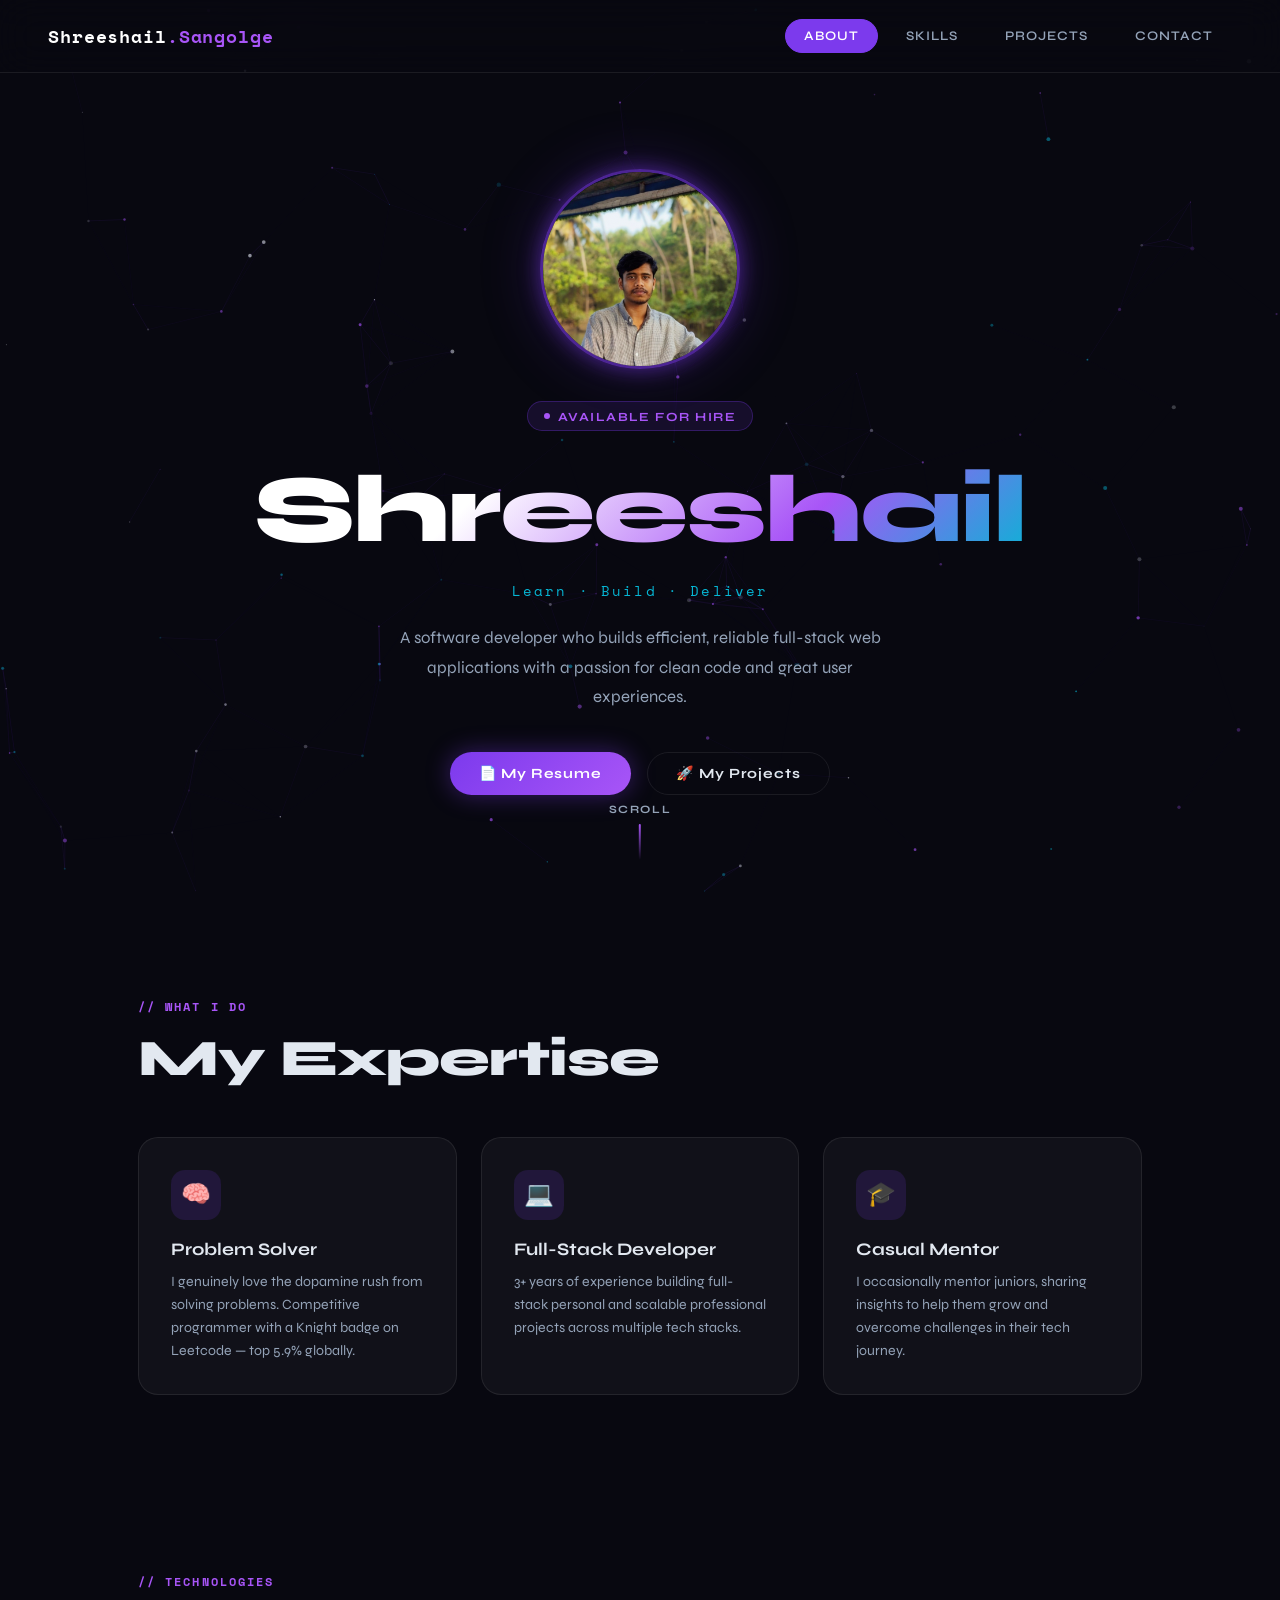
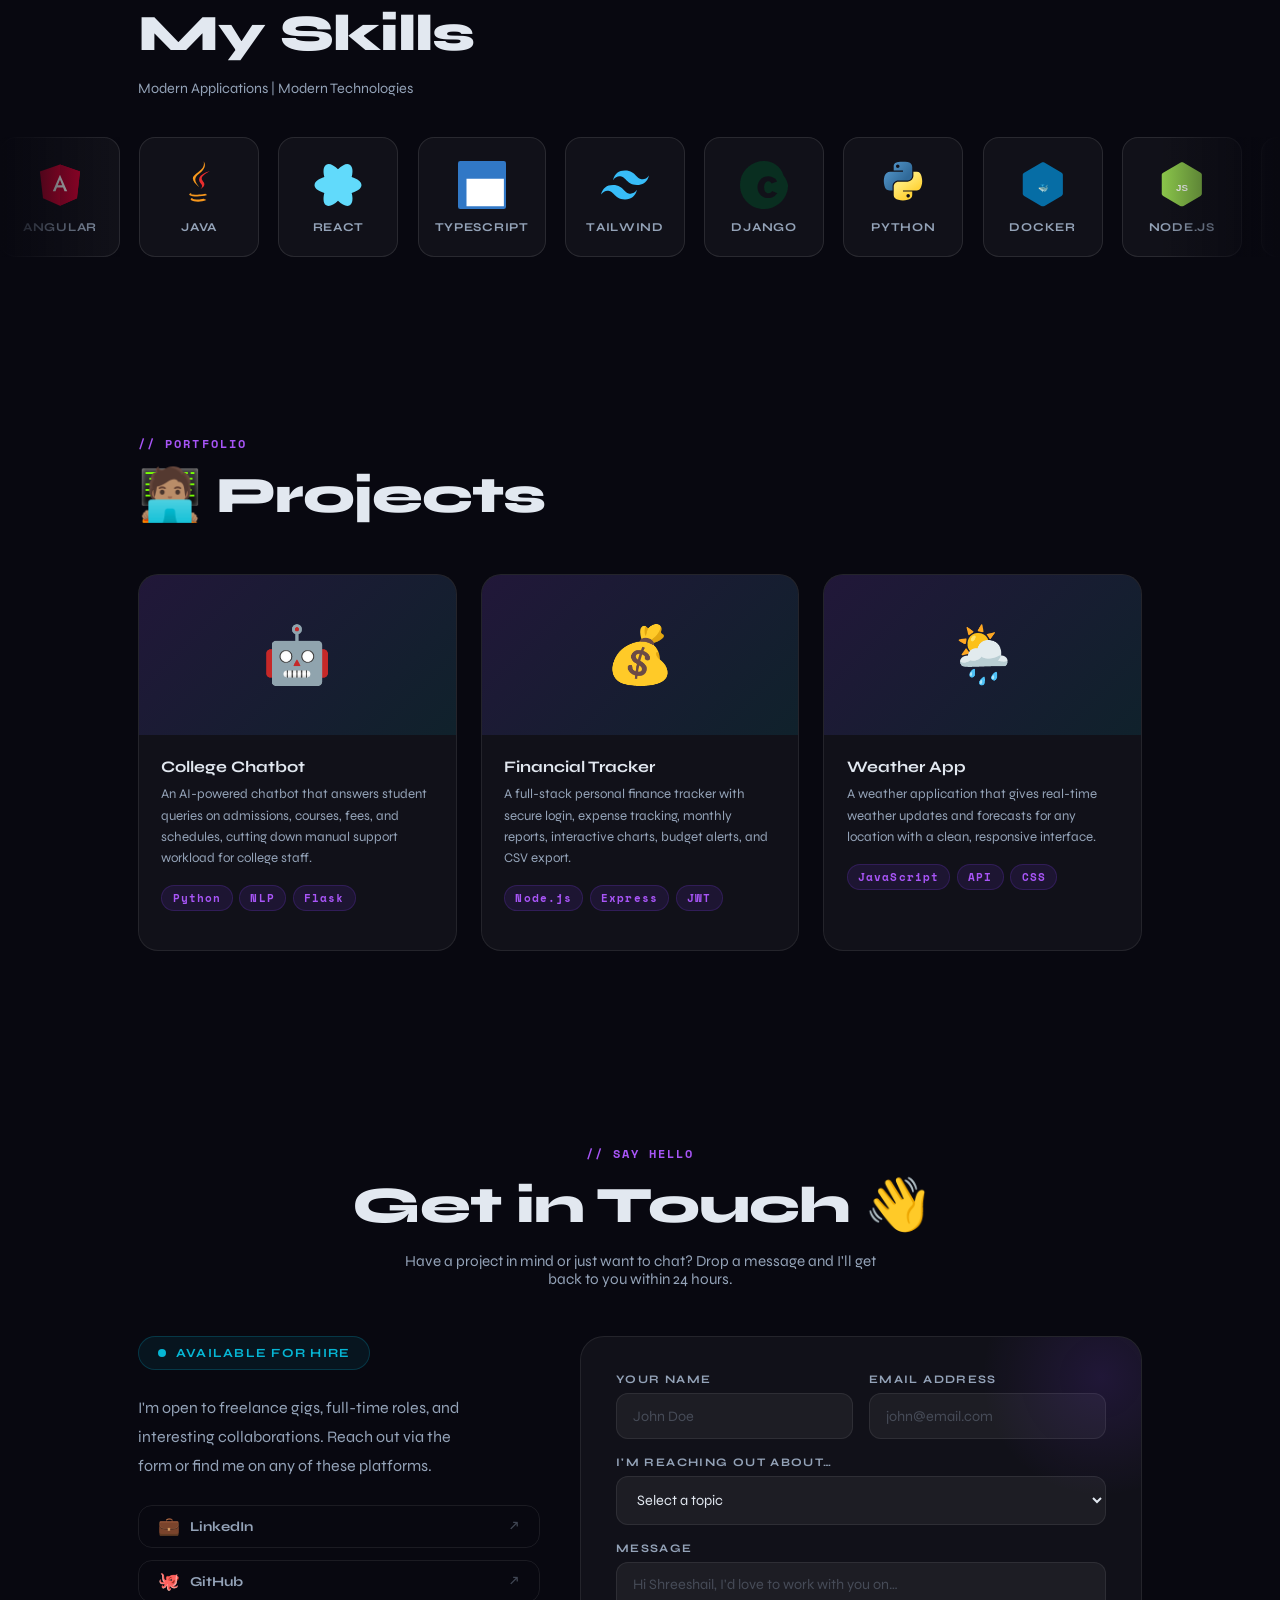
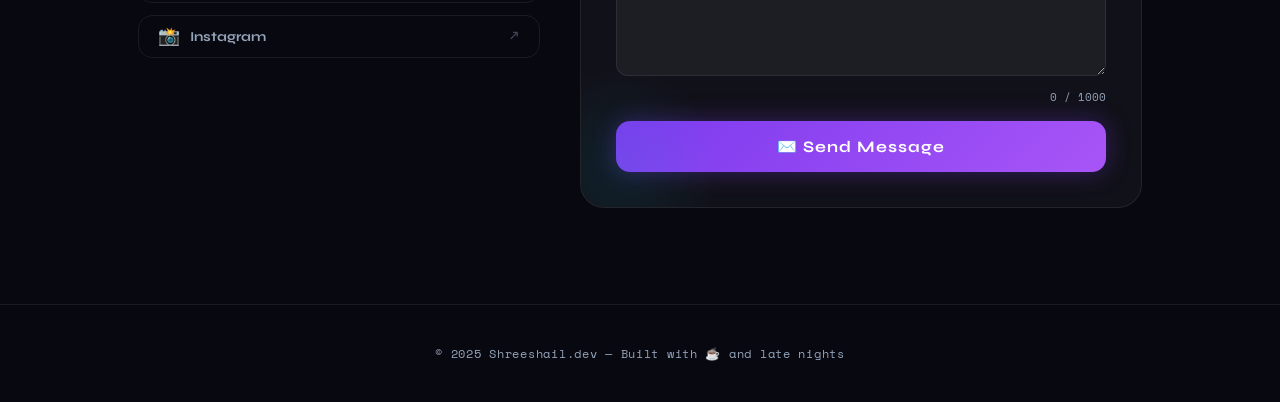
<file: index.html>
<!DOCTYPE html>
<html lang="en">
<head>
<meta charset="UTF-8"/>
<meta name="viewport" content="width=device-width, initial-scale=1.0"/>
<title>Shreeshail Sangolge · Portfolio</title>
<link href="https://fonts.googleapis.com/css2?family=Space+Mono:wght@400;700&family=Syne:wght@400;600;700;800&display=swap" rel="stylesheet"/>
<link rel="stylesheet" href="style.css"/>
<script src="app.js" defer></script>
</head>

<body>

<canvas id="particles"></canvas>

<nav>
  <div class="logo">Shreeshail<span>.Sangolge</span></div>
  <div class="nav-links">
    <a href="#about">About</a>
    <a href="#skills">Skills</a>
    <a href="#projects">Projects</a>
    <a href="#contact">Contact</a>
  </div>
</nav>

<!-- HERO -->
<section class="hero" id="about">
  <div class="hero-inner">
    <div class="hero-avatar">
      <img src="photo.jpeg" alt="Shreeshail Sangolge" onerror="this.style.background='linear-gradient(135deg,#7c3aed,#06b6d4)';this.src='';this.alt='SS';"/>
    </div>
    <div class="hero-badge"><span class="dot"></span> Available for hire</div>
    <h1><span class="name-grad">Shreeshail</span></h1>
    <div class="hero-sub">Learn · Build · Deliver</div>
    <p class="hero-desc">A software developer who builds efficient, reliable full-stack web applications with a passion for clean code and great user experiences.</p>
    <div class="hero-btns">
      <a href="https://drive.google.com/file/d/1aMTXAoiN6i124BYQ_4njSiQR2LDXr5Bi/view?usp=sharing" class="btn btn-primary">📄 My Resume</a>
      <a href="#projects" class="btn btn-outline">🚀 My Projects</a>
    </div>
  </div>
  <div class="scroll-hint"><span>Scroll</span><div class="bar"></div></div>
</section>

<!-- WHAT I DO -->
<section id="expertise">
  <div class="section-wrapper">
    <div class="reveal">
      <div class="section-label">// What I do</div>
      <h2 class="section-title">My Expertise</h2>
    </div>
    <div class="cards-grid">
      <div class="card reveal">
        <div class="card-icon">🧠</div>
        <h3>Problem Solver</h3>
        <p>I genuinely love the dopamine rush from solving problems. Competitive programmer with a Knight badge on Leetcode — top 5.9% globally.</p>
      </div>
      <div class="card reveal">
        <div class="card-icon">💻</div>
        <h3>Full-Stack Developer</h3>
        <p>3+ years of experience building full-stack personal and scalable professional projects across multiple tech stacks.</p>
      </div>
      <div class="card reveal">
        <div class="card-icon">🎓</div>
        <h3>Casual Mentor</h3>
        <p>I occasionally mentor juniors, sharing insights to help them grow and overcome challenges in their tech journey.</p>
      </div>
    </div>
  </div>
</section>

<!-- SKILLS -->
<section id="skills" class="skills-section">
  <div class="skills-header-wrap reveal">
    <div class="section-label">// Technologies</div>
    <h2 class="section-title">My Skills</h2>
    <p style="color:var(--muted);font-size:.9rem;">Modern Applications | Modern Technologies</p>
  </div>
  <div class="skills-container">
    <div class="skills-track" id="skillsTrack">
      <div class="skill-card"><div class="skill-icon"><svg viewBox="0 0 128 128"><path fill="#DD0031" d="M63.93 9.01L10.41 27.79l8.24 71.39L63.93 119l45.28-19.82 8.24-71.39L63.93 9.01z"/><path fill="#C3002F" d="M63.93 9.01v109.99l45.28-19.82 8.24-71.39L63.93 9.01z"/><path fill="#fff" d="M63.93 36.67L44.78 80.36h7.17l3.82-9.48h16.43l3.82 9.48h7.17L63.93 36.67zm0 13.5l5.94 14.75H57.99l5.94-14.75z"/></svg></div><span class="skill-name">Angular</span></div>
      <div class="skill-card"><div class="skill-icon"><svg viewBox="0 0 128 128"><path fill="#F8981D" d="M47.617 98.12s-4.767 2.774 3.397 3.71c9.892 1.13 14.947.968 25.845-1.092 0 0 2.871 1.795 6.873 3.351-24.439 10.47-55.308-.607-36.115-5.969zm-2.988-13.665s-5.348 3.959 2.823 4.805c10.567 1.091 18.91 1.18 33.354-1.6 0 0 1.993 2.025 5.132 3.131-29.542 8.64-62.446.68-41.309-6.336z"/><path fill="#EA2D2E" d="M69.802 61.271c6.025 6.935-1.58 13.17-1.58 13.17s15.289-7.891 8.269-17.777c-6.559-9.215-11.587-13.792 15.635-29.58 0 .001-42.731 10.67-22.324 34.187z"/><path fill="#F8981D" d="M76.491 1.587S89.459 14.556 64.188 34.22c-20.266 16.006-4.621 25.13-.007 35.559-11.831-10.673-20.509-20.07-14.688-28.815C58.041 28.42 81.722 22.195 76.491 1.587z"/></svg></div><span class="skill-name">Java</span></div>
      <div class="skill-card"><div class="skill-icon"><svg viewBox="0 0 128 128"><g fill="#61DAFB"><circle cx="64" cy="64" r="11.4"/><path d="M107.3 45.2c-2.2-.8-4.5-1.6-6.9-2.3.6-2.4 1.1-4.8 1.5-7.1 2.1-13.2-.2-22.5-6.6-26.1-1.9-1.1-4-1.6-6.4-1.6-7 0-15.9 5.2-24.9 13.9-9-8.7-17.9-13.9-24.9-13.9-2.4 0-4.5.5-6.4 1.6-6.4 3.7-8.7 13-6.6 26.1.4 2.3.9 4.7 1.5 7.1-2.4.7-4.7 1.4-6.9 2.3C8.2 50 1.4 56.6 1.4 64s6.8 14 19.3 18.8c2.2.8 4.5 1.6 6.9 2.3-.6 2.4-1.1 4.8-1.5 7.1-2.1 13.2.2 22.5 6.6 26.1 1.9 1.1 4 1.6 6.4 1.6 7.1 0 16-5.2 24.9-13.9 9 8.7 17.9 13.9 24.9 13.9 2.4 0 4.5-.5 6.4-1.6 6.4-3.7 8.7-13 6.6-26.1-.4-2.3-.9-4.7-1.5-7.1 2.4-.7 4.7-1.4 6.9-2.3 12.5-4.8 19.3-11.4 19.3-18.8s-6.8-14-19.3-18.8z"/></g></svg></div><span class="skill-name">React</span></div>
      <div class="skill-card"><div class="skill-icon"><svg viewBox="0 0 128 128"><rect width="128" height="128" rx="6" fill="#3178C6"/><path fill="#fff" d="M22.67 47h99.67v73.67H22.67zm78.06 9.52v5.12H84.5v46.23H72.99V61.64H56.72v-5a49.19 49.19 0 01.12-5.17C56.92 51 66.84 51 78.84 51h21.83l.06 5.52z"/></svg></div><span class="skill-name">TypeScript</span></div>
      <div class="skill-card"><div class="skill-icon"><svg viewBox="0 0 128 128"><path d="M64.004 25.602c-17.067 0-27.73 8.53-32 25.597 6.398-8.531 13.867-11.73 22.398-9.597 4.871 1.214 8.352 4.746 12.207 8.66C72.883 56.629 80.145 64 96.004 64c17.066 0 27.73-8.531 32-25.602-6.399 8.536-13.867 11.735-22.399 9.602-4.87-1.215-8.347-4.746-12.207-8.66-6.27-6.367-13.53-13.738-29.394-13.738zM32.004 64c-17.066 0-27.73 8.531-32 25.602C6.402 81.066 13.87 77.867 22.402 80c4.871 1.215 8.352 4.746 12.207 8.66 6.274 6.367 13.536 13.738 29.395 13.738 17.066 0 27.73-8.53 32-25.602-6.399 8.536-13.867 11.735-22.399 9.602-4.87-1.215-8.347-4.746-12.207-8.66C55.128 71.371 47.868 64 32.004 64z" fill="#38BDF8"/></svg></div><span class="skill-name">Tailwind</span></div>
      <div class="skill-card"><div class="skill-icon"><svg viewBox="0 0 128 128"><path fill="#092E20" d="M116.077 38.395C109.422 14.857 88.142.124 64.108.009 28.605-.185 0 28.329 0 63.798c.062 35.429 28.757 64.19 64.187 64.19 29.455 0 54.233-19.927 61.832-47.42a64.06 64.06 0 002.096-16.74 64.05 64.05 0 00-12.038-25.433zm-20.888 51.95c-.741.918-7.592 8.595-19.65 8.595-17.073 0-28.906-13.193-28.906-29.144 0-16.015 11.498-29.397 28.97-29.397 6.976 0 13.14 2.502 17.644 6.558 1.39 1.247 4.138 3.994 5.695 7.59l-14.312 5.509c-.718-1.204-4.137-6.156-9.082-6.156-6.282 0-11.172 5.88-11.172 16.071 0 9.783 4.579 16.151 11.313 16.151 5.609 0 9.035-3.756 9.898-5.969l14.192 5.836a26.1 26.1 0 01-4.59 4.356z"/></svg></div><span class="skill-name">Django</span></div>
      <div class="skill-card"><div class="skill-icon"><svg viewBox="0 0 128 128"><linearGradient id="pyA" x1="70.252" y1="1237.476" x2="170.659" y2="1151.089" gradientTransform="matrix(.563 0 0 -.568 -29.215 707.817)" gradientUnits="userSpaceOnUse"><stop offset="0" stop-color="#5A9FD4"/><stop offset="1" stop-color="#306998"/></linearGradient><linearGradient id="pyB" x1="209.474" y1="1098.811" x2="173.62" y2="1149.537" gradientTransform="matrix(.563 0 0 -.568 -29.215 707.817)" gradientUnits="userSpaceOnUse"><stop offset="0" stop-color="#FFD43B"/><stop offset="1" stop-color="#FFE873"/></linearGradient><path fill="url(#pyA)" d="M63.391 1.988c-4.222.02-8.252.379-11.8 1.007-10.45 1.846-12.346 5.71-12.346 12.837v9.411h24.693v3.137H29.977c-7.176 0-13.46 4.313-15.426 12.521-2.268 9.405-2.368 15.275 0 25.096 1.755 7.311 5.947 12.519 13.124 12.519h8.491V67.234c0-8.151 7.051-15.34 15.426-15.34h24.665c6.866 0 12.346-5.654 12.346-12.548V15.833c0-6.693-5.646-11.72-12.346-12.837-4.244-.706-8.645-1.027-12.876-1.008zM50.037 9.557c2.55 0 4.634 2.117 4.634 4.721 0 2.593-2.083 4.69-4.634 4.69-2.56 0-4.633-2.097-4.633-4.69-.001-2.604 2.073-4.721 4.633-4.721z"/><path fill="url(#pyB)" d="M91.682 28.38v10.966c0 8.5-7.208 15.655-15.426 15.655H51.591c-6.756 0-12.346 5.783-12.346 12.549v23.515c0 6.691 5.818 10.628 12.346 12.547 7.816 2.297 15.312 2.713 24.665 0 6.216-1.801 12.346-5.423 12.346-12.547v-9.412H63.938v-3.138h37.012c7.176 0 9.852-5.005 12.348-12.519 2.578-7.735 2.467-15.174 0-25.096-1.774-7.145-5.161-12.521-12.348-12.521h-9.268zM77.809 87.927c2.561 0 4.634 2.097 4.634 4.692 0 2.602-2.074 4.719-4.634 4.719-2.55 0-4.633-2.117-4.633-4.719 0-2.595 2.083-4.692 4.633-4.692z"/></svg></div><span class="skill-name">Python</span></div>
      <div class="skill-card"><div class="skill-icon"><svg viewBox="0 0 128 128"><g fill="#066DA5"><path d="M112.771 30.334L68.674 4.729c-2.781-1.584-6.402-1.584-9.227 0L14.901 30.334C12.031 31.985 10 34.142 10 36.434V87.58c0 2.55 2.159 5.02 4.901 6.566l44.145 25.605c2.747 1.6 6.354 1.6 9.135 0l44.149-25.605c2.741-1.546 4.669-4.016 4.669-6.566V36.434c0-2.292-1.81-4.449-4.228-6.1z"/></g><text x="64" y="80" font-family="Arial" font-size="22" font-weight="900" text-anchor="middle" fill="#fff">🐳</text></svg></div><span class="skill-name">Docker</span></div>
      <div class="skill-card"><div class="skill-icon"><svg viewBox="0 0 128 128"><path d="M112.771 30.334L68.674 4.729c-2.781-1.584-6.402-1.584-9.227 0L14.901 30.334C12.031 31.985 10 34.142 10 36.434V87.58c0 2.55 2.159 5.02 4.901 6.566l44.145 25.605c2.747 1.6 6.354 1.6 9.135 0l44.149-25.605c2.741-1.546 4.669-4.016 4.669-6.566V36.434c0-2.292-1.81-4.449-4.228-6.1z" fill="#8CC84B"/><text x="64" y="80" font-family="Arial" font-size="26" font-weight="900" text-anchor="middle" fill="#fff">JS</text></svg></div><span class="skill-name">Node.js</span></div>
      <div class="skill-card"><div class="skill-icon"><svg viewBox="0 0 128 128"><path fill="#439934" d="M109.481 10.691C97.845-1.052 81.799-3.028 66.16 2.024l.013.014C53.184 6.377 41.38 15.336 32.308 28.155c-7.264 10.261-12.194 22.289-14.245 34.744C15.771 78.5 17.555 93.17 24.248 104.36c8.148 13.548 21.699 20.83 36.394 20.83 5.073 0 10.229-.86 15.295-2.657 10.073-3.561 18.805-10.499 25.263-20.048 11.529-16.866 16.1-38.884 12.056-58.979-1.786-8.86-5.245-16.82-9.775-22.815z"/></svg></div><span class="skill-name">MongoDB</span></div>
      <div class="skill-card"><div class="skill-icon"><svg viewBox="0 0 128 128"><path fill="#E44D26" d="M19.037 113.876L9.032 1.661h109.936l-10.016 112.198-45.019 12.48z"/><path fill="#F16529" d="M64 117.02l36.378-10.086 8.559-95.878H64z"/><path fill="#EBEBEB" d="M64 52.455H45.788L44.53 38.361H64V24.599H29.489l.33 3.692 3.382 37.927H64zm0 35.198l-.061.017-15.327-4.14-.979-10.975H33.816l1.928 21.609 28.193 7.826.063-.017z"/><path fill="#fff" d="M63.952 52.455v13.763h16.947l-1.597 17.849-15.35 4.143v14.319l28.215-7.82.207-2.325 3.234-36.233.336-3.696h-3.708zm0-27.856v13.762h33.244l.277-3.092.628-6.978.329-3.692z"/></svg></div><span class="skill-name">HTML</span></div>
      <div class="skill-card"><div class="skill-icon"><svg viewBox="0 0 128 128"><path fill="#1572B6" d="M18.814 114.123L8.76 1.352h110.48l-10.064 112.754-45.243 12.543-45.119-12.526z"/><path fill="#33A9DC" d="M64.001 117.062l36.559-10.136 8.601-96.354H64.001v106.49z"/><path fill="#fff" d="M64.001 51.429h18.302l1.264-14.163H64.001V23.435h34.682l-.332 3.711-3.4 38.114h-30.95V51.429z"/><path fill="#EBEBEB" d="M64.083 87.349l-.061.018-15.404-4.159-.985-11.031H33.752l1.937 21.717 28.331 7.863.063-.018v-14.39z"/><path fill="#fff" d="M81.127 64.675l-1.666 18.522-15.426 4.164v14.39l28.354-7.853.208-2.337 2.406-26.886H81.127z"/></svg></div><span class="skill-name">CSS</span></div>
      <div class="skill-card"><div class="skill-icon"><svg viewBox="0 0 128 128"><path fill="#F7DF1E" d="M1.408 1.408h125.184v125.185H1.408z"/><path d="M116.347 96.736c-.917-5.711-4.641-10.508-15.672-14.981-3.832-1.761-8.104-3.022-9.377-5.926-.452-1.69-.512-2.642-.226-3.665.821-3.32 4.784-4.355 7.925-3.403 2.023.678 3.938 2.237 5.093 4.724 5.402-3.498 9.163-5.879 9.163-5.879-1.381-2.141-2.118-3.129-3.022-4.045-3.249-3.629-7.676-5.498-14.756-5.355l-3.688.477c-3.534.893-6.902 2.748-8.877 5.235-5.926 6.724-4.236 18.492 2.975 23.335 7.104 5.332 17.54 6.545 18.873 11.531 1.297 6.104-4.486 8.08-10.234 7.378-4.236-.881-6.592-3.034-9.139-6.949-4.688 2.713-9.508 5.485-9.508 5.485 1.143 2.499 2.344 3.63 4.26 5.795 9.068 9.198 31.76 8.746 35.83-5.176.165-.478 1.261-3.666.38-8.581zM69.462 58.943H57.753l-.048 30.272c0 6.438.333 12.34-.714 14.149-1.713 3.558-6.152 3.117-8.175 2.427-2.059-1.012-3.106-2.451-4.319-4.485-.333-.584-.583-1.036-.667-1.071l-9.52 5.83c1.583 3.249 3.915 6.069 6.902 7.901 4.462 2.678 10.459 3.499 16.731 2.059 4.082-1.189 7.604-3.652 9.448-7.401 2.666-4.915 2.094-10.864 2.07-17.444.06-10.735.001-21.468.001-32.237z"/></svg></div><span class="skill-name">JavaScript</span></div>
      <div class="skill-card"><div class="skill-icon"><svg viewBox="0 0 128 128"><path fill="#F05032" d="M124.742 58.378L69.625 3.264c-3.172-3.174-8.32-3.174-11.497 0L46.685 14.71l14.518 14.518c3.375-1.139 7.243-.375 9.932 2.314 2.703 2.706 3.461 6.607 2.294 9.993l13.992 13.993c3.385-1.167 7.292-.413 9.994 2.295 3.78 3.777 3.78 9.9 0 13.679a9.673 9.673 0 01-13.683 0 9.677 9.677 0 01-2.105-10.521L68.001 47.934v24.375a9.677 9.677 0 012.56 1.799c3.778 3.777 3.778 9.9 0 13.679-3.779 3.778-9.904 3.778-13.679 0-3.778-3.779-3.778-9.902 0-13.679a9.716 9.716 0 013.168-2.099V47.412a9.716 9.716 0 01-3.168-2.099c-2.726-2.723-3.469-6.673-2.231-10.086L40.784 21.218 3.256 48.74c-3.172 3.172-3.172 8.32 0 11.497l55.126 55.114c3.173 3.174 8.32 3.174 11.499 0l54.861-54.861c3.175-3.176 3.175-8.323 0-11.112z" opacity=".8"/></svg></div><span class="skill-name">Git</span></div>
      <div class="skill-card"><div class="skill-icon"><svg viewBox="0 0 128 128"><path fill="#6DB33F" d="M116.452 6.643c-16.244-7.056-33.898-3.02-45.88 9.568L55.4 32.653c-5.4 5.6-7.3 12.8-6 20l-14.9 15.5c-5.4 5.6-7.3 12.8-6 20L14.1 105c-3.5 3.6-3.4 9.4.2 12.9 3.6 3.5 9.4 3.4 12.9-.2l14.4-14.9c6.8 1.5 14.2-.3 19.6-5.8l15.5-16.1c7 1.2 14.4-.7 19.9-6.2l15.2-15.8c12.6-13 16.1-31.6 8.9-47.2l-4.2-5z"/></svg></div><span class="skill-name">Spring Boot</span></div>
      <div class="skill-card"><div class="skill-icon"><svg viewBox="0 0 128 128"><path fill="#092E20" d="M116.077 38.395C109.422 14.857 88.142.124 64.108.009 28.605-.185 0 28.329 0 63.798c.062 35.429 28.757 64.19 64.187 64.19 29.455 0 54.233-19.927 61.832-47.42a64.06 64.06 0 002.096-16.74 64.05 64.05 0 00-12.038-25.433z"/><text x="64" y="80" font-family="Arial" font-size="20" font-weight="900" text-anchor="middle" fill="#fff">FastAPI</text></svg></div><span class="skill-name">FastAPI</span></div>
      <!-- DUPLICATE for infinite loop -->
      <div class="skill-card"><div class="skill-icon"><svg viewBox="0 0 128 128"><path fill="#DD0031" d="M63.93 9.01L10.41 27.79l8.24 71.39L63.93 119l45.28-19.82 8.24-71.39L63.93 9.01z"/><path fill="#C3002F" d="M63.93 9.01v109.99l45.28-19.82 8.24-71.39L63.93 9.01z"/><path fill="#fff" d="M63.93 36.67L44.78 80.36h7.17l3.82-9.48h16.43l3.82 9.48h7.17L63.93 36.67zm0 13.5l5.94 14.75H57.99l5.94-14.75z"/></svg></div><span class="skill-name">Angular</span></div>
      <div class="skill-card"><div class="skill-icon"><svg viewBox="0 0 128 128"><path fill="#F8981D" d="M47.617 98.12s-4.767 2.774 3.397 3.71c9.892 1.13 14.947.968 25.845-1.092 0 0 2.871 1.795 6.873 3.351-24.439 10.47-55.308-.607-36.115-5.969zm-2.988-13.665s-5.348 3.959 2.823 4.805c10.567 1.091 18.91 1.18 33.354-1.6 0 0 1.993 2.025 5.132 3.131-29.542 8.64-62.446.68-41.309-6.336z"/><path fill="#EA2D2E" d="M69.802 61.271c6.025 6.935-1.58 13.17-1.58 13.17s15.289-7.891 8.269-17.777c-6.559-9.215-11.587-13.792 15.635-29.58 0 .001-42.731 10.67-22.324 34.187z"/><path fill="#F8981D" d="M76.491 1.587S89.459 14.556 64.188 34.22c-20.266 16.006-4.621 25.13-.007 35.559-11.831-10.673-20.509-20.07-14.688-28.815C58.041 28.42 81.722 22.195 76.491 1.587z"/></svg></div><span class="skill-name">Java</span></div>
      <div class="skill-card"><div class="skill-icon"><svg viewBox="0 0 128 128"><g fill="#61DAFB"><circle cx="64" cy="64" r="11.4"/><path d="M107.3 45.2c-2.2-.8-4.5-1.6-6.9-2.3.6-2.4 1.1-4.8 1.5-7.1 2.1-13.2-.2-22.5-6.6-26.1-1.9-1.1-4-1.6-6.4-1.6-7 0-15.9 5.2-24.9 13.9-9-8.7-17.9-13.9-24.9-13.9-2.4 0-4.5.5-6.4 1.6-6.4 3.7-8.7 13-6.6 26.1.4 2.3.9 4.7 1.5 7.1-2.4.7-4.7 1.4-6.9 2.3C8.2 50 1.4 56.6 1.4 64s6.8 14 19.3 18.8c2.2.8 4.5 1.6 6.9 2.3-.6 2.4-1.1 4.8-1.5 7.1-2.1 13.2.2 22.5 6.6 26.1 1.9 1.1 4 1.6 6.4 1.6 7.1 0 16-5.2 24.9-13.9 9 8.7 17.9 13.9 24.9 13.9 2.4 0 4.5-.5 6.4-1.6 6.4-3.7 8.7-13 6.6-26.1-.4-2.3-.9-4.7-1.5-7.1 2.4-.7 4.7-1.4 6.9-2.3 12.5-4.8 19.3-11.4 19.3-18.8s-6.8-14-19.3-18.8z"/></g></svg></div><span class="skill-name">React</span></div>
      <div class="skill-card"><div class="skill-icon"><svg viewBox="0 0 128 128"><rect width="128" height="128" rx="6" fill="#3178C6"/><path fill="#fff" d="M22.67 47h99.67v73.67H22.67zm78.06 9.52v5.12H84.5v46.23H72.99V61.64H56.72v-5a49.19 49.19 0 01.12-5.17C56.92 51 66.84 51 78.84 51h21.83l.06 5.52z"/></svg></div><span class="skill-name">TypeScript</span></div>
      <div class="skill-card"><div class="skill-icon"><svg viewBox="0 0 128 128"><path d="M64.004 25.602c-17.067 0-27.73 8.53-32 25.597 6.398-8.531 13.867-11.73 22.398-9.597 4.871 1.214 8.352 4.746 12.207 8.66C72.883 56.629 80.145 64 96.004 64c17.066 0 27.73-8.531 32-25.602-6.399 8.536-13.867 11.735-22.399 9.602-4.87-1.215-8.347-4.746-12.207-8.66-6.27-6.367-13.53-13.738-29.394-13.738zM32.004 64c-17.066 0-27.73 8.531-32 25.602C6.402 81.066 13.87 77.867 22.402 80c4.871 1.215 8.352 4.746 12.207 8.66 6.274 6.367 13.536 13.738 29.395 13.738 17.066 0 27.73-8.53 32-25.602-6.399 8.536-13.867 11.735-22.399 9.602-4.87-1.215-8.347-4.746-12.207-8.66C55.128 71.371 47.868 64 32.004 64z" fill="#38BDF8"/></svg></div><span class="skill-name">Tailwind</span></div>
      <div class="skill-card"><div class="skill-icon"><svg viewBox="0 0 128 128"><path fill="#092E20" d="M116.077 38.395C109.422 14.857 88.142.124 64.108.009 28.605-.185 0 28.329 0 63.798c.062 35.429 28.757 64.19 64.187 64.19 29.455 0 54.233-19.927 61.832-47.42a64.06 64.06 0 002.096-16.74 64.05 64.05 0 00-12.038-25.433z"/><text x="64" y="80" font-family="Arial" font-size="18" font-weight="900" text-anchor="middle" fill="#6DB33F">Django</text></svg></div><span class="skill-name">Django</span></div>
      <div class="skill-card"><div class="skill-icon"><svg viewBox="0 0 128 128"><linearGradient id="pyC" x1="70.252" y1="1237.476" x2="170.659" y2="1151.089" gradientTransform="matrix(.563 0 0 -.568 -29.215 707.817)" gradientUnits="userSpaceOnUse"><stop offset="0" stop-color="#5A9FD4"/><stop offset="1" stop-color="#306998"/></linearGradient><linearGradient id="pyD" x1="209.474" y1="1098.811" x2="173.62" y2="1149.537" gradientTransform="matrix(.563 0 0 -.568 -29.215 707.817)" gradientUnits="userSpaceOnUse"><stop offset="0" stop-color="#FFD43B"/><stop offset="1" stop-color="#FFE873"/></linearGradient><path fill="url(#pyC)" d="M63.391 1.988c-4.222.02-8.252.379-11.8 1.007-10.45 1.846-12.346 5.71-12.346 12.837v9.411h24.693v3.137H29.977c-7.176 0-13.46 4.313-15.426 12.521-2.268 9.405-2.368 15.275 0 25.096 1.755 7.311 5.947 12.519 13.124 12.519h8.491V67.234c0-8.151 7.051-15.34 15.426-15.34h24.665c6.866 0 12.346-5.654 12.346-12.548V15.833c0-6.693-5.646-11.72-12.346-12.837-4.244-.706-8.645-1.027-12.876-1.008zM50.037 9.557c2.55 0 4.634 2.117 4.634 4.721 0 2.593-2.083 4.69-4.634 4.69-2.56 0-4.633-2.097-4.633-4.69-.001-2.604 2.073-4.721 4.633-4.721z"/><path fill="url(#pyD)" d="M91.682 28.38v10.966c0 8.5-7.208 15.655-15.426 15.655H51.591c-6.756 0-12.346 5.783-12.346 12.549v23.515c0 6.691 5.818 10.628 12.346 12.547 7.816 2.297 15.312 2.713 24.665 0 6.216-1.801 12.346-5.423 12.346-12.547v-9.412H63.938v-3.138h37.012c7.176 0 9.852-5.005 12.348-12.519 2.578-7.735 2.467-15.174 0-25.096-1.774-7.145-5.161-12.521-12.348-12.521h-9.268zM77.809 87.927c2.561 0 4.634 2.097 4.634 4.692 0 2.602-2.074 4.719-4.634 4.719-2.55 0-4.633-2.117-4.633-4.719 0-2.595 2.083-4.692 4.633-4.692z"/></svg></div><span class="skill-name">Python</span></div>
      <div class="skill-card"><div class="skill-icon"><svg viewBox="0 0 128 128"><g fill="#066DA5"><path d="M112.771 30.334L68.674 4.729c-2.781-1.584-6.402-1.584-9.227 0L14.901 30.334C12.031 31.985 10 34.142 10 36.434V87.58c0 2.55 2.159 5.02 4.901 6.566l44.145 25.605c2.747 1.6 6.354 1.6 9.135 0l44.149-25.605c2.741-1.546 4.669-4.016 4.669-6.566V36.434c0-2.292-1.81-4.449-4.228-6.1z"/></g><text x="64" y="80" font-family="Arial" font-size="22" font-weight="900" text-anchor="middle" fill="#fff">🐳</text></svg></div><span class="skill-name">Docker</span></div>
      <div class="skill-card"><div class="skill-icon"><svg viewBox="0 0 128 128"><path d="M112.771 30.334L68.674 4.729c-2.781-1.584-6.402-1.584-9.227 0L14.901 30.334C12.031 31.985 10 34.142 10 36.434V87.58c0 2.55 2.159 5.02 4.901 6.566l44.145 25.605c2.747 1.6 6.354 1.6 9.135 0l44.149-25.605c2.741-1.546 4.669-4.016 4.669-6.566V36.434c0-2.292-1.81-4.449-4.228-6.1z" fill="#8CC84B"/><text x="64" y="80" font-family="Arial" font-size="26" font-weight="900" text-anchor="middle" fill="#fff">JS</text></svg></div><span class="skill-name">Node.js</span></div>
      <div class="skill-card"><div class="skill-icon"><svg viewBox="0 0 128 128"><path fill="#439934" d="M109.481 10.691C97.845-1.052 81.799-3.028 66.16 2.024l.013.014C53.184 6.377 41.38 15.336 32.308 28.155c-7.264 10.261-12.194 22.289-14.245 34.744C15.771 78.5 17.555 93.17 24.248 104.36c8.148 13.548 21.699 20.83 36.394 20.83 5.073 0 10.229-.86 15.295-2.657 10.073-3.561 18.805-10.499 25.263-20.048 11.529-16.866 16.1-38.884 12.056-58.979-1.786-8.86-5.245-16.82-9.775-22.815z"/></svg></div><span class="skill-name">MongoDB</span></div>
      <div class="skill-card"><div class="skill-icon"><svg viewBox="0 0 128 128"><path fill="#E44D26" d="M19.037 113.876L9.032 1.661h109.936l-10.016 112.198-45.019 12.48z"/><path fill="#F16529" d="M64 117.02l36.378-10.086 8.559-95.878H64z"/><path fill="#EBEBEB" d="M64 52.455H45.788L44.53 38.361H64V24.599H29.489l.33 3.692 3.382 37.927H64zm0 35.198l-.061.017-15.327-4.14-.979-10.975H33.816l1.928 21.609 28.193 7.826.063-.017z"/><path fill="#fff" d="M63.952 52.455v13.763h16.947l-1.597 17.849-15.35 4.143v14.319l28.215-7.82.207-2.325 3.234-36.233.336-3.696h-3.708zm0-27.856v13.762h33.244l.277-3.092.628-6.978.329-3.692z"/></svg></div><span class="skill-name">HTML</span></div>
      <div class="skill-card"><div class="skill-icon"><svg viewBox="0 0 128 128"><path fill="#1572B6" d="M18.814 114.123L8.76 1.352h110.48l-10.064 112.754-45.243 12.543-45.119-12.526z"/><path fill="#33A9DC" d="M64.001 117.062l36.559-10.136 8.601-96.354H64.001v106.49z"/><path fill="#fff" d="M64.001 51.429h18.302l1.264-14.163H64.001V23.435h34.682l-.332 3.711-3.4 38.114h-30.95V51.429z"/><path fill="#EBEBEB" d="M64.083 87.349l-.061.018-15.404-4.159-.985-11.031H33.752l1.937 21.717 28.331 7.863.063-.018v-14.39z"/><path fill="#fff" d="M81.127 64.675l-1.666 18.522-15.426 4.164v14.39l28.354-7.853.208-2.337 2.406-26.886H81.127z"/></svg></div><span class="skill-name">CSS</span></div>
      <div class="skill-card"><div class="skill-icon"><svg viewBox="0 0 128 128"><path fill="#F7DF1E" d="M1.408 1.408h125.184v125.185H1.408z"/><path d="M116.347 96.736c-.917-5.711-4.641-10.508-15.672-14.981-3.832-1.761-8.104-3.022-9.377-5.926-.452-1.69-.512-2.642-.226-3.665.821-3.32 4.784-4.355 7.925-3.403 2.023.678 3.938 2.237 5.093 4.724 5.402-3.498 9.163-5.879 9.163-5.879-1.381-2.141-2.118-3.129-3.022-4.045-3.249-3.629-7.676-5.498-14.756-5.355l-3.688.477c-3.534.893-6.902 2.748-8.877 5.235-5.926 6.724-4.236 18.492 2.975 23.335 7.104 5.332 17.54 6.545 18.873 11.531 1.297 6.104-4.486 8.08-10.234 7.378-4.236-.881-6.592-3.034-9.139-6.949-4.688 2.713-9.508 5.485-9.508 5.485 1.143 2.499 2.344 3.63 4.26 5.795 9.068 9.198 31.76 8.746 35.83-5.176.165-.478 1.261-3.666.38-8.581zM69.462 58.943H57.753l-.048 30.272c0 6.438.333 12.34-.714 14.149-1.713 3.558-6.152 3.117-8.175 2.427-2.059-1.012-3.106-2.451-4.319-4.485-.333-.584-.583-1.036-.667-1.071l-9.52 5.83c1.583 3.249 3.915 6.069 6.902 7.901 4.462 2.678 10.459 3.499 16.731 2.059 4.082-1.189 7.604-3.652 9.448-7.401 2.666-4.915 2.094-10.864 2.07-17.444.06-10.735.001-21.468.001-32.237z"/></svg></div><span class="skill-name">JavaScript</span></div>
      <div class="skill-card"><div class="skill-icon"><svg viewBox="0 0 128 128"><path fill="#F05032" d="M124.742 58.378L69.625 3.264c-3.172-3.174-8.32-3.174-11.497 0L46.685 14.71l14.518 14.518c3.375-1.139 7.243-.375 9.932 2.314 2.703 2.706 3.461 6.607 2.294 9.993l13.992 13.993c3.385-1.167 7.292-.413 9.994 2.295 3.78 3.777 3.78 9.9 0 13.679a9.673 9.673 0 01-13.683 0 9.677 9.677 0 01-2.105-10.521L68.001 47.934v24.375a9.677 9.677 0 012.56 1.799c3.778 3.777 3.778 9.9 0 13.679-3.779 3.778-9.904 3.778-13.679 0-3.778-3.779-3.778-9.902 0-13.679a9.716 9.716 0 013.168-2.099V47.412a9.716 9.716 0 01-3.168-2.099c-2.726-2.723-3.469-6.673-2.231-10.086L40.784 21.218 3.256 48.74c-3.172 3.172-3.172 8.32 0 11.497l55.126 55.114c3.173 3.174 8.32 3.174 11.499 0l54.861-54.861c3.175-3.176 3.175-8.323 0-11.112z" opacity=".8"/></svg></div><span class="skill-name">Git</span></div>
      <div class="skill-card"><div class="skill-icon"><svg viewBox="0 0 128 128"><path fill="#6DB33F" d="M116.452 6.643c-16.244-7.056-33.898-3.02-45.88 9.568L55.4 32.653c-5.4 5.6-7.3 12.8-6 20l-14.9 15.5c-5.4 5.6-7.3 12.8-6 20L14.1 105c-3.5 3.6-3.4 9.4.2 12.9 3.6 3.5 9.4 3.4 12.9-.2l14.4-14.9c6.8 1.5 14.2-.3 19.6-5.8l15.5-16.1c7 1.2 14.4-.7 19.9-6.2l15.2-15.8c12.6-13 16.1-31.6 8.9-47.2l-4.2-5z"/></svg></div><span class="skill-name">Spring Boot</span></div>
      <div class="skill-card"><div class="skill-icon"><svg viewBox="0 0 128 128"><path fill="#092E20" d="M116.077 38.395C109.422 14.857 88.142.124 64.108.009 28.605-.185 0 28.329 0 63.798c.062 35.429 28.757 64.19 64.187 64.19 29.455 0 54.233-19.927 61.832-47.42a64.06 64.06 0 002.096-16.74 64.05 64.05 0 00-12.038-25.433z"/><text x="64" y="80" font-family="Arial" font-size="20" font-weight="900" text-anchor="middle" fill="#fff">FastAPI</text></svg></div><span class="skill-name">FastAPI</span></div>
    </div>
  </div>
</section>

<!-- PROJECTS -->
<section id="projects">
  <div class="section-wrapper">
    <div class="reveal">
      <div class="section-label">// Portfolio</div>
      <h2 class="section-title">🧑🏽‍💻 Projects</h2>
    </div>
    <div class="proj-grid">
      <div class="proj-card reveal" onclick="openModal('collegechatbot')">
        <div class="proj-thumb">🤖
          <div class="proj-overlay">
            <a href="https://github.com/shreeshail66/college_chatbot" class="code" target="_blank" onclick="event.stopPropagation()">💻 Code</a>
            <a href="#" class="demo" target="_blank" onclick="event.stopPropagation()">🚀 Demo</a>
          </div>
        </div>
        <div class="proj-body">
          <h3>College Chatbot</h3>
          <p>An AI-powered chatbot that answers student queries on admissions, courses, fees, and schedules, cutting down manual support workload for college staff.</p>
          <div class="proj-tags"><span class="tag">Python</span><span class="tag">NLP</span><span class="tag">Flask</span></div>
        </div>
      </div>
      <div class="proj-card reveal" onclick="openModal('financialtracker')">
        <div class="proj-thumb">💰
          <div class="proj-overlay">
            <a href="https://github.com/shreeshail66/finance-tracker" class="code" target="_blank" onclick="event.stopPropagation()">💻 Code</a>
            <a href="https://finance-tracker-tau-gules.vercel.app/" class="demo" target="_blank" onclick="event.stopPropagation()">🚀 Demo</a>
          </div>
        </div>
        <div class="proj-body">
          <h3>Financial Tracker</h3>
          <p>A full-stack personal finance tracker with secure login, expense tracking, monthly reports, interactive charts, budget alerts, and CSV export.</p>
          <div class="proj-tags"><span class="tag">Node.js</span><span class="tag">Express</span><span class="tag">JWT</span></div>
        </div>
      </div>
      <div class="proj-card reveal" onclick="openModal('weatherapp')">
        <div class="proj-thumb">🌦️
          <div class="proj-overlay">
            <a href="https://github.com/shreeshail66/Weather_App" class="code" target="_blank" onclick="event.stopPropagation()">💻 Code</a>
            <a href="https://me-weather-app.vercel.app/" class="demo" target="_blank" onclick="event.stopPropagation()">🚀 Demo</a>
          </div>
        </div>
        <div class="proj-body">
          <h3>Weather App</h3>
          <p>A weather application that gives real-time weather updates and forecasts for any location with a clean, responsive interface.</p>
          <div class="proj-tags"><span class="tag">JavaScript</span><span class="tag">API</span><span class="tag">CSS</span></div>
        </div>
      </div>
    </div>
  </div>
</section>

<!-- PROJECT MODAL -->
<div class="modal-overlay" id="modal-overlay" onclick="closeModal(event)">
  <div class="modal" id="modal-box">
    <button class="modal-close" onclick="closeModal(null,true)">✕</button>
    <div class="modal-emoji" id="modal-emoji">🛍️</div>
    <h3 id="modal-title">Project</h3>
    <p id="modal-desc">Description here.</p>
    <div class="modal-tags" id="modal-tags"></div>
    <div class="modal-links" id="modal-links"></div>
  </div>
</div>

<!-- ═══════════════════════════════════════
     CONTACT — INTEGRATED
═══════════════════════════════════════ -->
<section id="contact">
  <div class="section-wrapper">

    <div style="text-align:center;" class="reveal">
      <div class="section-label">// Say hello</div>
      <h2 class="section-title">Get in Touch 👋</h2>
      <p style="color:var(--muted);font-size:.95rem;max-width:480px;margin:0 auto;">Have a project in mind or just want to chat? Drop a message and I'll get back to you within 24 hours.</p>
    </div>

    <div class="contact-layout">

      <!-- LEFT -->
      <div class="contact-left reveal">
        <div class="avail-pill">
          <span class="pulse-dot"></span> Available for hire
        </div>
        <p class="contact-blurb">I'm open to freelance gigs, full-time roles, and interesting collaborations. Reach out via the form or find me on any of these platforms.</p>
        <div class="social-grid">
          <a href="https://www.linkedin.com/in/shreeshail-sangolge/" target="_blank" class="s-pill">
            <span class="s-icon">💼</span><span class="s-label">LinkedIn</span><span class="s-arrow">↗</span>
          </a>
          <a href="https://github.com/shreeshail66?tab=repositories" target="_blank" class="s-pill">
            <span class="s-icon">🐙</span><span class="s-label">GitHub</span><span class="s-arrow">↗</span>
          </a>
          <a href="https://www.instagram.com/shreeshail_sangolge?utm_source=qr&igsh=MTRicG1yMnZjNm1jeQ%3D%3D" class="s-pill">
            <span class="s-icon">📸</span><span class="s-label">Instagram</span><span class="s-arrow">↗</span>
          </a>

        </div>
      </div>

      <!-- RIGHT: FORM -->
      <div class="form-card reveal" id="form-card">

        <div class="confetti-wrap" id="confetti-wrap"></div>

        <form id="contact-form">
          <input type="hidden" name="access_key" value="5e86c92c-36e7-42fd-9de4-898af4f25433"/>
          <input type="hidden" name="subject" value="New Portfolio Contact"/>
          <input type="checkbox" name="botcheck" style="display:none"/>

          <div class="fields-row">
            <div class="field">
              <label for="inp-name">Your Name</label>
              <input type="text" id="inp-name" name="name" placeholder="John Doe" required/>
            </div>
            <div class="field">
              <label for="inp-email">Email Address</label>
              <input type="email" id="inp-email" name="email" placeholder="john@email.com" required/>
            </div>
          </div>

          <div class="field">
            <label for="inp-subject">I'm reaching out about…</label>
            <select id="inp-subject" name="topic">
              <option value="">Select a topic</option>
              <option value="Freelance Project">💼 Freelance / Project</option>
              <option value="Full-time Opportunity">🚀 Full-time Opportunity</option>
              <option value="Collaboration">🤝 Collaboration</option>
              <option value="Mentorship">🎓 Mentorship</option>
              <option value="Just saying hi!">👋 Just saying hi!</option>
              <option value="Other">💬 Other</option>
            </select>
          </div>

          <div class="field">
            <label for="inp-msg">Message</label>
            <textarea id="inp-msg" name="message" rows="5" placeholder="Hi Shreeshail, I'd love to work with you on…" required maxlength="1000"></textarea>
            <div class="char-count"><span id="char-count">0</span> / 1000</div>
          </div>

          <button type="submit" class="btn-submit" id="btn-submit">
            <div class="spinner" id="spinner"></div>
            <span id="btn-text">✉️ Send Message</span>
          </button>
        </form>

        <!-- SUCCESS OVERLAY -->
        <div class="success-overlay" id="success-overlay">
          <div class="check-circle">
            <svg class="check-svg" viewBox="0 0 52 52">
              <path class="check-path" d="M14 27 L22 35 L38 17"/>
            </svg>
          </div>
          <div class="success-title">Message Sent! 🎉</div>
          <p class="success-msg">
            Thank you, <strong id="success-name">friend</strong>! Your message was delivered successfully. I'll get back to you within <strong>24 hours</strong>.
          </p>
          <div class="success-badge">
            <span class="bd"></span> Delivered via Web3Forms
          </div>
          <button class="btn-reset" id="btn-reset">↩ Send another message</button>
        </div>

      </div>
    </div>

  </div>
</section>

<footer>© 2025 Shreeshail.dev — Built with ☕ and late nights</footer>
</file>
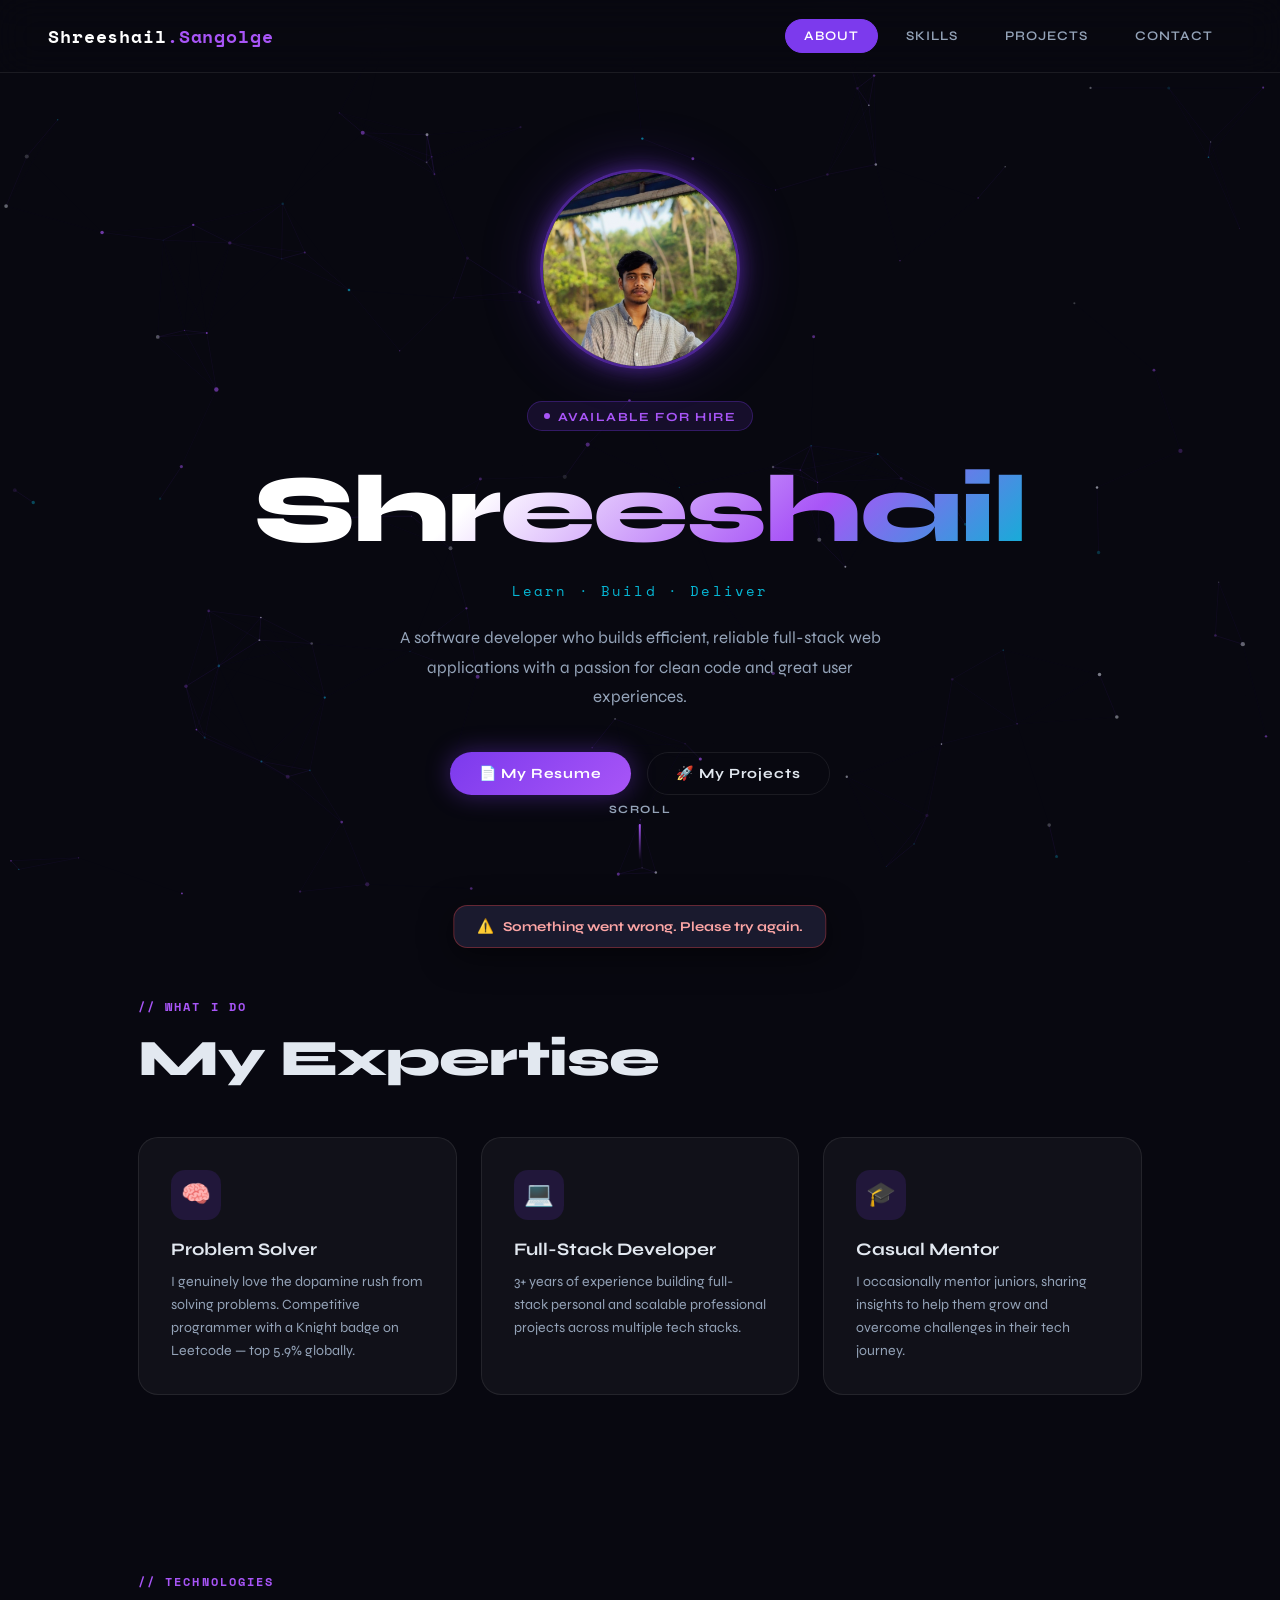
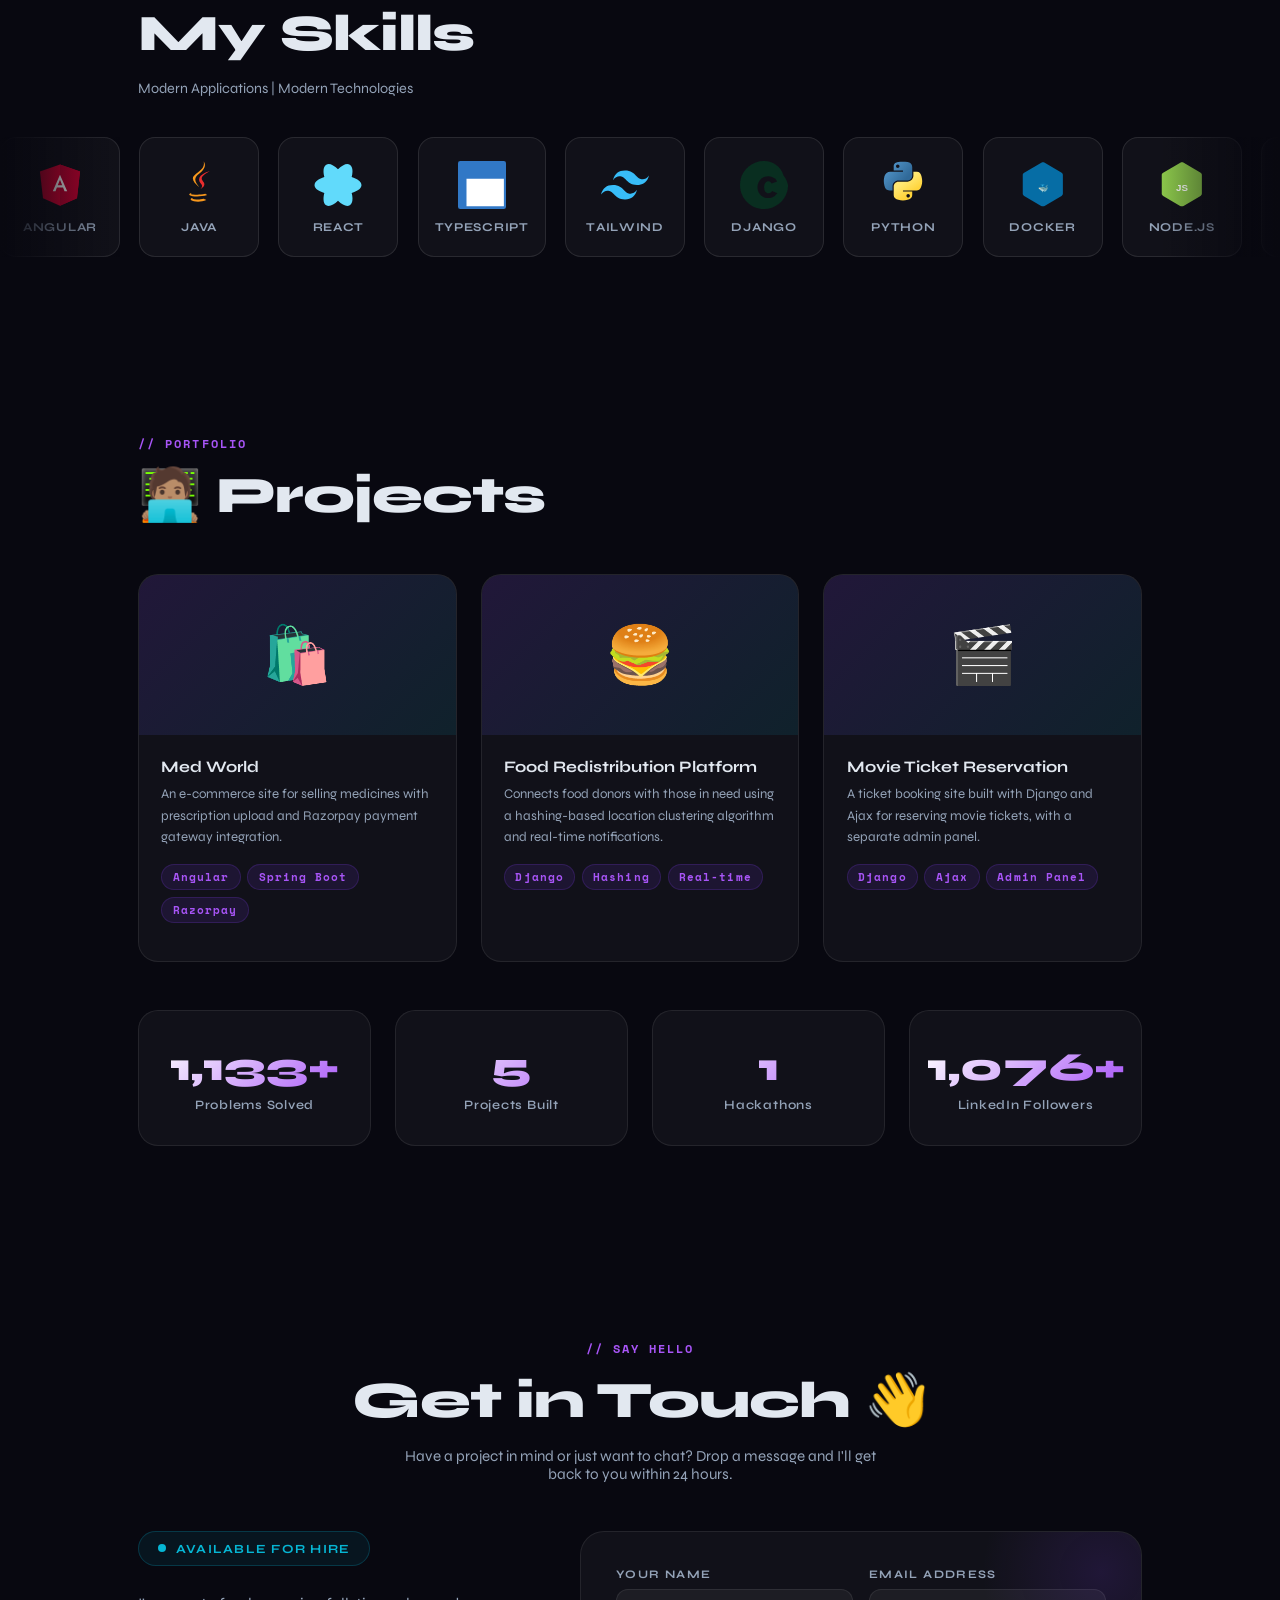
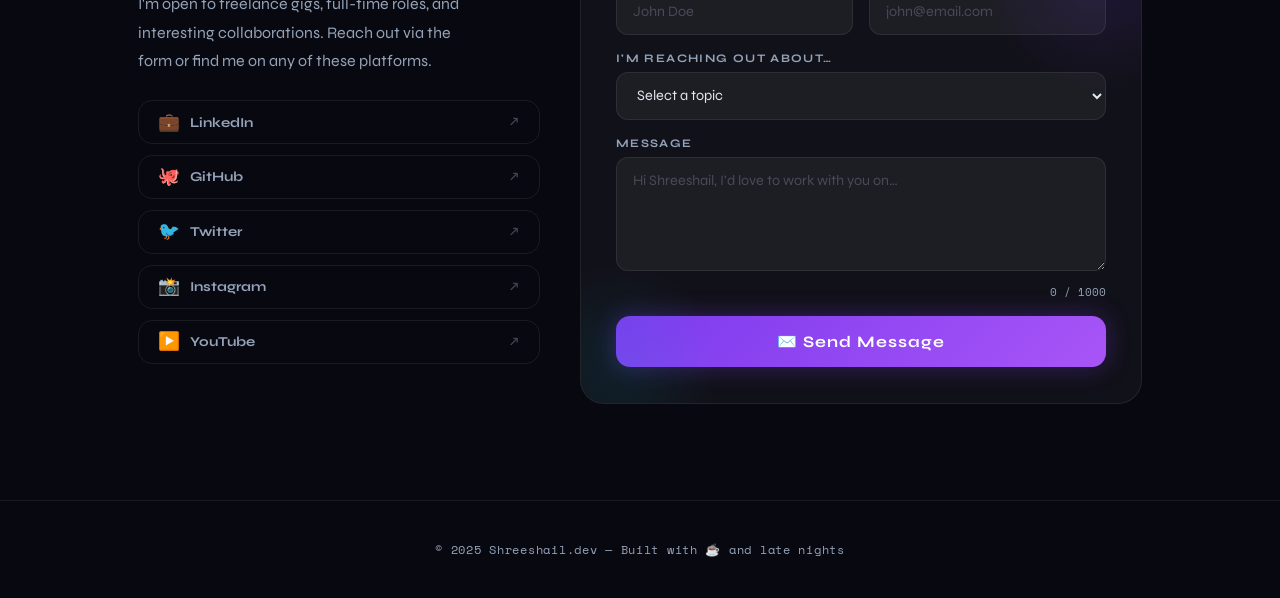
<file: portfolio.html>
<!DOCTYPE html>
<html lang="en">
<head>
<meta charset="UTF-8"/>
<meta name="viewport" content="width=device-width, initial-scale=1.0"/>
<title>Shreeshail Sangolge · Portfolio</title>
<link href="https://fonts.googleapis.com/css2?family=Space+Mono:wght@400;700&family=Syne:wght@400;600;700;800&display=swap" rel="stylesheet"/>
<style>
  :root {
    --bg: #080810;
    --bg2: #0e0e1a;
    --accent: #7c3aed;
    --accent2: #a855f7;
    --accent3: #06b6d4;
    --text: #e2e8f0;
    --muted: #94a3b8;
    --card: rgba(255,255,255,0.04);
    --border: rgba(255,255,255,0.08);
    --glow: rgba(124,58,237,0.25);
  }
  *{margin:0;padding:0;box-sizing:border-box;}
  html{scroll-behavior:smooth;}
  body{font-family:'Syne',sans-serif;background:var(--bg);color:var(--text);overflow-x:hidden;}

  /* PARTICLES */
  #particles{position:fixed;top:0;left:0;width:100%;height:100%;z-index:0;pointer-events:none;}

  /* NAV */
  nav{position:fixed;top:0;left:0;right:0;z-index:100;padding:1.2rem 3rem;display:flex;align-items:center;justify-content:space-between;background:rgba(8,8,16,0.75);backdrop-filter:blur(18px);border-bottom:1px solid var(--border);}
  .logo{font-family:'Space Mono',monospace;font-size:1.1rem;font-weight:700;color:#fff;letter-spacing:.05em;}
  .logo span{color:var(--accent2);}
  .nav-links{display:flex;gap:.6rem;align-items:center;}
  .nav-links a{font-size:.82rem;font-weight:600;letter-spacing:.08em;text-transform:uppercase;color:var(--muted);text-decoration:none;padding:.5rem 1.1rem;border-radius:999px;border:1px solid transparent;transition:all .25s;}
  .nav-links a:hover{color:#fff;border-color:var(--border);background:rgba(255,255,255,.05);}
  .nav-links a.active{color:#fff;background:var(--accent);border-color:var(--accent);}

  section{position:relative;z-index:1;}

  /* HERO */
  .hero{min-height:100vh;display:flex;align-items:center;justify-content:center;padding:8rem 3rem 4rem;text-align:center;}
  .hero-avatar{display:flex;justify-content:center;margin-bottom:2rem;}
  .hero-avatar img{width:200px;height:200px;border-radius:50%;object-fit:cover;border:3px solid rgba(124,58,237,.6);box-shadow:0 0 20px rgba(124,58,237,.5),0 0 60px rgba(124,58,237,.25);transition:.4s;}
  .hero-avatar img:hover{transform:scale(1.08);box-shadow:0 0 30px rgba(168,85,247,.7),0 0 80px rgba(168,85,247,.4);}
  .hero-inner{max-width:780px;}
  .hero-badge{display:inline-flex;align-items:center;gap:.5rem;background:rgba(124,58,237,.12);border:1px solid rgba(124,58,237,.3);border-radius:999px;padding:.4rem 1rem;font-size:.78rem;font-weight:700;letter-spacing:.12em;text-transform:uppercase;color:var(--accent2);margin-bottom:1.8rem;}
  .hero-badge .dot{width:6px;height:6px;border-radius:50%;background:var(--accent2);animation:pulse 2s infinite;}
  @keyframes pulse{0%,100%{opacity:1;transform:scale(1);}50%{opacity:.5;transform:scale(.7);}}
  .hero h1{font-size:clamp(3rem,8vw,6rem);font-weight:800;line-height:1.05;letter-spacing:-.02em;margin-bottom:1.2rem;}
  .hero h1 .name-grad{background:linear-gradient(135deg,#fff 30%,var(--accent2) 70%,var(--accent3));-webkit-background-clip:text;-webkit-text-fill-color:transparent;background-clip:text;}
  .hero-sub{font-family:'Space Mono',monospace;font-size:.9rem;color:var(--accent3);letter-spacing:.15em;margin-bottom:1.4rem;}
  .hero-desc{font-size:1.05rem;color:var(--muted);line-height:1.75;max-width:520px;margin:0 auto 2.5rem;}
  .hero-btns{display:flex;gap:1rem;justify-content:center;flex-wrap:wrap;}
  .btn{display:inline-flex;align-items:center;gap:.5rem;padding:.75rem 1.8rem;border-radius:999px;font-family:'Syne',sans-serif;font-size:.88rem;font-weight:700;letter-spacing:.06em;text-decoration:none;cursor:pointer;border:none;transition:all .28s cubic-bezier(.34,1.56,.64,1);}
  .btn-primary{background:linear-gradient(135deg,var(--accent),var(--accent2));color:#fff;box-shadow:0 0 24px rgba(124,58,237,.4);}
  .btn-primary:hover{transform:translateY(-2px) scale(1.04);box-shadow:0 0 36px rgba(124,58,237,.6);}
  .btn-outline{background:transparent;color:var(--text);border:1.5px solid var(--border);}
  .btn-outline:hover{border-color:var(--accent2);color:var(--accent2);transform:translateY(-2px) scale(1.04);}
  .scroll-hint{position:absolute;bottom:2.5rem;left:50%;transform:translateX(-50%);display:flex;flex-direction:column;align-items:center;gap:.5rem;font-size:.7rem;font-weight:700;letter-spacing:.14em;text-transform:uppercase;color:var(--muted);animation:floatY 2.5s ease-in-out infinite;}
  .scroll-hint .bar{width:1.5px;height:36px;background:linear-gradient(to bottom,var(--accent2),transparent);border-radius:999px;}
  @keyframes floatY{0%,100%{transform:translateX(-50%) translateY(0);}50%{transform:translateX(-50%) translateY(8px);}}

  /* SECTION COMMON */
  .section-label{display:inline-block;font-family:'Space Mono',monospace;font-size:.72rem;font-weight:700;letter-spacing:.18em;text-transform:uppercase;color:var(--accent2);margin-bottom:.8rem;}
  .section-title{font-size:clamp(2rem,5vw,3.2rem);font-weight:800;letter-spacing:-.02em;margin-bottom:1rem;}
  .section-wrapper{max-width:1100px;margin:0 auto;padding:6rem 3rem;}

  /* WHAT I DO */
  .cards-grid{display:grid;grid-template-columns:repeat(auto-fit,minmax(280px,1fr));gap:1.5rem;margin-top:3rem;}
  .card{background:var(--card);border:1px solid var(--border);border-radius:20px;padding:2rem;transition:all .3s;position:relative;overflow:hidden;}
  .card::before{content:'';position:absolute;inset:0;background:radial-gradient(circle at top left,var(--glow),transparent 70%);opacity:0;transition:opacity .4s;}
  .card:hover{transform:translateY(-4px);border-color:rgba(124,58,237,.35);}
  .card:hover::before{opacity:1;}
  .card-icon{width:50px;height:50px;background:rgba(124,58,237,.15);border-radius:14px;display:flex;align-items:center;justify-content:center;font-size:1.5rem;margin-bottom:1.2rem;}
  .card h3{font-size:1.1rem;font-weight:700;margin-bottom:.6rem;}
  .card p{font-size:.88rem;color:var(--muted);line-height:1.65;}

  /* SKILLS */
  .skills-section{padding:5rem 0;overflow:hidden;}
  .skills-header-wrap{max-width:1100px;margin:0 auto;padding:0 3rem 2.5rem;}
  .skills-container{width:100%;overflow:hidden;position:relative;}
  .skills-container::before,.skills-container::after{content:'';position:absolute;top:0;bottom:0;width:120px;z-index:2;pointer-events:none;}
  .skills-container::before{left:0;background:linear-gradient(to right,var(--bg),transparent);}
  .skills-container::after{right:0;background:linear-gradient(to left,var(--bg),transparent);}
  .skills-track{display:flex;gap:1.2rem;width:max-content;animation:scrollLeft 35s linear infinite;}
  @keyframes scrollLeft{0%{transform:translateX(0);}100%{transform:translateX(-50%);}}
  .skill-card{min-width:120px;padding:1.4rem 1rem;border-radius:16px;background:rgba(255,255,255,.04);border:1px solid rgba(255,255,255,.1);display:flex;flex-direction:column;align-items:center;gap:.7rem;cursor:default;transition:border-color .3s,box-shadow .3s,transform .3s;position:relative;overflow:hidden;}
  .skill-card::before{content:'';position:absolute;inset:0;background:radial-gradient(circle at 50% 0%,rgba(6,182,212,.12),transparent 70%);opacity:0;transition:opacity .3s;}
  .skill-card:hover{border-color:rgba(6,182,212,.4);box-shadow:0 8px 32px rgba(6,182,212,.12);transform:translateY(-6px);}
  .skill-card:hover::before{opacity:1;}
  .skill-icon{width:48px;height:48px;display:flex;align-items:center;justify-content:center;}
  .skill-icon svg{width:100%;height:100%;}
  .skill-name{font-size:.75rem;font-weight:700;letter-spacing:.06em;color:var(--muted);text-transform:uppercase;text-align:center;}
  .skill-card:hover .skill-name{color:var(--accent3);}

  /* PROJECTS */
  .proj-grid{display:grid;grid-template-columns:repeat(auto-fit,minmax(300px,1fr));gap:1.5rem;margin-top:3rem;}
  .proj-card{background:var(--card);border:1px solid var(--border);border-radius:20px;overflow:hidden;transition:all .35s;cursor:pointer;}
  .proj-card:hover{transform:translateY(-6px);border-color:rgba(6,182,212,.4);box-shadow:0 16px 48px rgba(6,182,212,.1);}
  .proj-thumb{height:160px;display:flex;align-items:center;justify-content:center;font-size:3.5rem;background:linear-gradient(135deg,rgba(124,58,237,.15),rgba(6,182,212,.1));position:relative;overflow:hidden;}
  .proj-thumb .proj-overlay{position:absolute;inset:0;background:rgba(8,8,16,.85);display:flex;align-items:center;justify-content:center;opacity:0;transition:.3s;gap:1rem;}
  .proj-card:hover .proj-overlay{opacity:1;}
  .proj-overlay a{display:inline-flex;align-items:center;gap:.4rem;padding:.5rem 1rem;border-radius:999px;font-size:.78rem;font-weight:700;text-decoration:none;transition:.2s;}
  .proj-overlay a.demo{background:var(--accent2);color:#fff;}
  .proj-overlay a.code{background:transparent;border:1.5px solid rgba(255,255,255,.3);color:#fff;}
  .proj-overlay a:hover{transform:scale(1.06);}
  .proj-body{padding:1.4rem;}
  .proj-body h3{font-size:1rem;font-weight:700;margin-bottom:.5rem;}
  .proj-body p{font-size:.83rem;color:var(--muted);line-height:1.6;margin-bottom:1rem;}
  .proj-tags{display:flex;flex-wrap:wrap;gap:.4rem;margin-bottom:1rem;}
  .tag{font-family:'Space Mono',monospace;font-size:.68rem;font-weight:700;letter-spacing:.1em;padding:.25rem .65rem;border-radius:999px;background:rgba(124,58,237,.12);border:1px solid rgba(124,58,237,.2);color:var(--accent2);}
  .stats-row{display:grid;grid-template-columns:repeat(auto-fit,minmax(160px,1fr));gap:1.5rem;margin-top:3rem;}
  .stat-box{text-align:center;padding:2rem 1rem;background:var(--card);border:1px solid var(--border);border-radius:20px;transition:.3s;}
  .stat-box:hover{border-color:rgba(168,85,247,.4);transform:translateY(-3px);}
  .stat-box .num{font-size:2.5rem;font-weight:800;background:linear-gradient(135deg,#fff,var(--accent2));-webkit-background-clip:text;-webkit-text-fill-color:transparent;background-clip:text;margin-bottom:.4rem;}
  .stat-box .label{font-size:.8rem;color:var(--muted);font-weight:600;letter-spacing:.06em;}

  /* PROJECT MODAL */
  .modal-overlay{position:fixed;inset:0;background:rgba(0,0,0,.8);backdrop-filter:blur(12px);z-index:999;display:flex;align-items:center;justify-content:center;opacity:0;pointer-events:none;transition:.3s;}
  .modal-overlay.open{opacity:1;pointer-events:all;}
  .modal{background:#0f0f1e;border:1px solid rgba(168,85,247,.3);border-radius:24px;padding:2.5rem;max-width:600px;width:90%;transform:scale(.9);transition:.3s;position:relative;}
  .modal-overlay.open .modal{transform:scale(1);}
  .modal-close{position:absolute;top:1.2rem;right:1.2rem;background:rgba(255,255,255,.07);border:none;color:#fff;width:34px;height:34px;border-radius:50%;font-size:1.1rem;cursor:pointer;display:flex;align-items:center;justify-content:center;transition:.2s;}
  .modal-close:hover{background:rgba(255,255,255,.15);}
  .modal-emoji{font-size:3rem;margin-bottom:1rem;}
  .modal h3{font-size:1.5rem;font-weight:800;margin-bottom:.8rem;}
  .modal p{color:var(--muted);line-height:1.7;margin-bottom:1.5rem;}
  .modal-tags{display:flex;flex-wrap:wrap;gap:.5rem;margin-bottom:1.5rem;}
  .modal-links{display:flex;gap:.8rem;}

  /* ═══════════════════════════════════════
     CONTACT SECTION — NEW
  ═══════════════════════════════════════ */
  .contact-layout {
    display:grid;
    grid-template-columns:1fr 1.4fr;
    gap:2.5rem;
    align-items:start;
    margin-top:3rem;
  }

  /* Left: social + availability */
  .contact-left { display:flex; flex-direction:column; gap:1.5rem; }

  .avail-pill {
    display:inline-flex; align-items:center; gap:.6rem;
    background:rgba(6,182,212,.08); border:1px solid rgba(6,182,212,.22);
    border-radius:999px; padding:.55rem 1.2rem;
    font-size:.78rem; font-weight:700; letter-spacing:.1em; text-transform:uppercase; color:var(--accent3);
    width:fit-content;
  }
  .avail-pill .pulse-dot {
    width:8px; height:8px; border-radius:50%; background:var(--accent3); flex-shrink:0;
    animation:pulseDot 2s infinite;
  }
  @keyframes pulseDot{0%,100%{opacity:1;transform:scale(1);}50%{opacity:.35;transform:scale(.55);}}

  .contact-blurb {
    font-size:1rem; color:var(--muted); line-height:1.8; max-width:340px;
  }

  .social-grid { display:flex; flex-direction:column; gap:.7rem; }
  .s-pill {
    display:inline-flex; align-items:center; gap:.6rem;
    padding:.65rem 1.2rem; border-radius:14px;
    border:1.5px solid var(--border);
    color:var(--muted); text-decoration:none;
    font-size:.85rem; font-weight:700;
    transition:all .25s; width:100%;
  }
  .s-pill:hover { border-color:var(--accent2); color:var(--accent2); background:rgba(168,85,247,.07); transform:translateX(4px); }
  .s-pill .s-icon { font-size:1.1rem; }
  .s-pill .s-label { flex:1; }
  .s-pill .s-arrow { font-size:.8rem; opacity:.4; transition:opacity .2s; }
  .s-pill:hover .s-arrow { opacity:1; }

  /* Right: Form card */
  .form-card {
    background:var(--card);
    border:1px solid var(--border);
    border-radius:24px;
    padding:2.2rem;
    position:relative; overflow:hidden;
  }
  .form-card::before {
    content:''; position:absolute;
    top:-80px; right:-80px;
    width:240px; height:240px;
    background:radial-gradient(circle,rgba(124,58,237,.14),transparent 70%);
    pointer-events:none;
  }
  .form-card::after {
    content:''; position:absolute;
    bottom:-60px; left:-60px;
    width:200px; height:200px;
    background:radial-gradient(circle,rgba(6,182,212,.1),transparent 70%);
    pointer-events:none;
  }

  .fields-row { display:grid; grid-template-columns:1fr 1fr; gap:1rem; }
  .field { display:flex; flex-direction:column; gap:.45rem; margin-bottom:1rem; }
  .field label {
    font-size:.72rem; font-weight:700; letter-spacing:.12em;
    text-transform:uppercase; color:var(--muted);
  }
  .field input, .field textarea, .field select {
    background:rgba(255,255,255,.05);
    border:1.5px solid var(--border);
    border-radius:12px;
    padding:.85rem 1rem;
    color:var(--text);
    font-family:'Syne',sans-serif; font-size:.9rem;
    outline:none; resize:vertical;
    transition:border-color .25s, box-shadow .25s;
  }
  .field input:focus, .field textarea:focus, .field select:focus {
    border-color:var(--accent2);
    box-shadow:0 0 0 3px rgba(168,85,247,.1);
  }
  .field input::placeholder, .field textarea::placeholder { color:rgba(148,163,184,.35); }
  .field select option { background:#0f0f1e; }

  .char-count {
    font-size:.7rem; color:var(--muted); text-align:right;
    margin-top:.3rem; font-family:'Space Mono',monospace;
  }

  .btn-submit {
    width:100%; padding:1rem;
    border:none; border-radius:14px; cursor:pointer;
    font-family:'Syne',sans-serif; font-size:1rem; font-weight:700; letter-spacing:.06em;
    background:linear-gradient(135deg,var(--accent),var(--accent2));
    color:#fff;
    box-shadow:0 0 24px rgba(124,58,237,.35);
    transition:all .28s cubic-bezier(.34,1.56,.64,1);
    display:flex; align-items:center; justify-content:center; gap:.6rem;
    position:relative; overflow:hidden;
  }
  .btn-submit::before {
    content:''; position:absolute; inset:0;
    background:linear-gradient(135deg,var(--accent2),var(--accent3));
    opacity:0; transition:opacity .3s;
  }
  .btn-submit:hover { transform:translateY(-2px) scale(1.02); box-shadow:0 0 40px rgba(124,58,237,.55); }
  .btn-submit:hover::before { opacity:1; }
  .btn-submit span { position:relative; z-index:1; }
  .btn-submit:disabled { opacity:.65; cursor:not-allowed; transform:none !important; }

  /* spinner */
  .spinner {
    width:18px; height:18px;
    border:2px solid rgba(255,255,255,.3);
    border-top-color:#fff; border-radius:50%;
    animation:spin .8s linear infinite; display:none;
    position:relative; z-index:1;
  }
  @keyframes spin{to{transform:rotate(360deg);}}

  /* ── SUCCESS OVERLAY ── */
  .success-overlay {
    position:absolute; inset:0; border-radius:24px;
    background:rgba(8,8,16,.97);
    display:flex; flex-direction:column;
    align-items:center; justify-content:center;
    text-align:center; padding:2.5rem;
    opacity:0; pointer-events:none;
    transition:opacity .45s ease;
    z-index:10;
  }
  .success-overlay.show { opacity:1; pointer-events:all; }

  .confetti-wrap { position:absolute; inset:0; overflow:hidden; pointer-events:none; border-radius:24px; }

  .check-circle {
    width:80px; height:80px; border-radius:50%;
    background:linear-gradient(135deg,rgba(6,182,212,.15),rgba(124,58,237,.15));
    border:2px solid rgba(6,182,212,.35);
    display:flex; align-items:center; justify-content:center;
    margin-bottom:1.4rem;
    animation:popIn .5s cubic-bezier(.34,1.56,.64,1) .15s both;
  }
  @keyframes popIn{from{transform:scale(0);}to{transform:scale(1);}}

  .check-svg { width:40px; height:40px; }
  .check-path {
    stroke:#06b6d4; stroke-width:3; fill:none;
    stroke-linecap:round; stroke-linejoin:round;
    stroke-dasharray:52; stroke-dashoffset:52;
    animation:draw .6s ease .5s forwards;
  }
  @keyframes draw{to{stroke-dashoffset:0;}}

  .success-title {
    font-size:1.5rem; font-weight:800; margin-bottom:.6rem;
    background:linear-gradient(135deg,#fff,var(--accent2));
    -webkit-background-clip:text; -webkit-text-fill-color:transparent; background-clip:text;
    animation:fadeUp .5s ease .55s both;
  }
  .success-msg {
    color:var(--muted); font-size:.9rem; line-height:1.75; max-width:300px;
    animation:fadeUp .5s ease .65s both;
  }
  .success-msg strong { color:var(--accent3); -webkit-text-fill-color:var(--accent3); }

  .success-badge {
    margin-top:1.2rem; display:inline-flex; align-items:center; gap:.5rem;
    background:rgba(6,182,212,.08); border:1px solid rgba(6,182,212,.2);
    border-radius:999px; padding:.4rem 1rem;
    font-family:'Space Mono',monospace; font-size:.7rem; color:var(--accent3);
    animation:fadeUp .5s ease .75s both;
  }
  .success-badge .bd { width:6px; height:6px; border-radius:50%; background:var(--accent3); animation:pulseDot 2s infinite; }

  .btn-reset {
    margin-top:1.6rem; padding:.6rem 1.5rem;
    border:1.5px solid var(--border); border-radius:999px;
    background:transparent; color:var(--muted);
    font-family:'Syne',sans-serif; font-size:.82rem; font-weight:700; cursor:pointer;
    transition:all .25s;
    animation:fadeUp .5s ease .85s both;
  }
  .btn-reset:hover { border-color:var(--accent2); color:var(--accent2); }
  @keyframes fadeUp{from{opacity:0;transform:translateY(14px);}to{opacity:1;transform:none;}}

  /* ── ERROR TOAST ── */
  .toast {
    position:fixed; bottom:2rem; left:50%; transform:translateX(-50%) translateY(80px);
    background:#1a1a2e; border:1px solid rgba(239,68,68,.35); border-radius:14px;
    padding:.75rem 1.4rem; display:flex; align-items:center; gap:.6rem;
    font-size:.85rem; font-weight:700; color:#fca5a5;
    box-shadow:0 8px 32px rgba(0,0,0,.5);
    transition:transform .4s cubic-bezier(.34,1.56,.64,1);
    z-index:9999;
  }
  .toast.show { transform:translateX(-50%) translateY(0); }

  /* FOOTER */
  footer{text-align:center;padding:2.5rem 3rem;border-top:1px solid var(--border);font-family:'Space Mono',monospace;font-size:.75rem;color:var(--muted);letter-spacing:.06em;position:relative;z-index:1;}

  /* REVEAL */
  .reveal{opacity:0;transform:translateY(30px);transition:opacity .7s ease,transform .7s ease;}
  .reveal.visible{opacity:1;transform:none;}

  @media(max-width:820px){
    .contact-layout{grid-template-columns:1fr;}
    .fields-row{grid-template-columns:1fr;}
    .form-card{padding:1.6rem;}
  }
  @media(max-width:700px){
    nav{padding:1rem 1.2rem;}
    .nav-links{display:none;}
    .section-wrapper{padding:4rem 1.2rem;}
    .hero{padding:7rem 1.2rem 4rem;}
    .skills-header-wrap{padding:0 1.2rem 2rem;}
  }
</style>
</head>
<body>

<canvas id="particles"></canvas>

<nav>
  <div class="logo">Shreeshail<span>.Sangolge</span></div>
  <div class="nav-links">
    <a href="#about">About</a>
    <a href="#skills">Skills</a>
    <a href="#projects">Projects</a>
    <a href="#contact">Contact</a>
  </div>
</nav>

<!-- HERO -->
<section class="hero" id="about">
  <div class="hero-inner">
    <div class="hero-avatar">
      <img src="photo.jpeg" alt="Shreeshail Sangolge" onerror="this.style.background='linear-gradient(135deg,#7c3aed,#06b6d4)';this.src='';this.alt='SS';"/>
    </div>
    <div class="hero-badge"><span class="dot"></span> Available for hire</div>
    <h1><span class="name-grad">Shreeshail</span></h1>
    <div class="hero-sub">Learn · Build · Deliver</div>
    <p class="hero-desc">A software developer who builds efficient, reliable full-stack web applications with a passion for clean code and great user experiences.</p>
    <div class="hero-btns">
      <a href="#" class="btn btn-primary">📄 My Resume</a>
      <a href="#projects" class="btn btn-outline">🚀 My Projects</a>
    </div>
  </div>
  <div class="scroll-hint"><span>Scroll</span><div class="bar"></div></div>
</section>

<!-- WHAT I DO -->
<section id="expertise">
  <div class="section-wrapper">
    <div class="reveal">
      <div class="section-label">// What I do</div>
      <h2 class="section-title">My Expertise</h2>
    </div>
    <div class="cards-grid">
      <div class="card reveal">
        <div class="card-icon">🧠</div>
        <h3>Problem Solver</h3>
        <p>I genuinely love the dopamine rush from solving problems. Competitive programmer with a Knight badge on Leetcode — top 5.9% globally.</p>
      </div>
      <div class="card reveal">
        <div class="card-icon">💻</div>
        <h3>Full-Stack Developer</h3>
        <p>3+ years of experience building full-stack personal and scalable professional projects across multiple tech stacks.</p>
      </div>
      <div class="card reveal">
        <div class="card-icon">🎓</div>
        <h3>Casual Mentor</h3>
        <p>I occasionally mentor juniors, sharing insights to help them grow and overcome challenges in their tech journey.</p>
      </div>
    </div>
  </div>
</section>

<!-- SKILLS -->
<section id="skills" class="skills-section">
  <div class="skills-header-wrap reveal">
    <div class="section-label">// Technologies</div>
    <h2 class="section-title">My Skills</h2>
    <p style="color:var(--muted);font-size:.9rem;">Modern Applications | Modern Technologies</p>
  </div>
  <div class="skills-container">
    <div class="skills-track" id="skillsTrack">
      <div class="skill-card"><div class="skill-icon"><svg viewBox="0 0 128 128"><path fill="#DD0031" d="M63.93 9.01L10.41 27.79l8.24 71.39L63.93 119l45.28-19.82 8.24-71.39L63.93 9.01z"/><path fill="#C3002F" d="M63.93 9.01v109.99l45.28-19.82 8.24-71.39L63.93 9.01z"/><path fill="#fff" d="M63.93 36.67L44.78 80.36h7.17l3.82-9.48h16.43l3.82 9.48h7.17L63.93 36.67zm0 13.5l5.94 14.75H57.99l5.94-14.75z"/></svg></div><span class="skill-name">Angular</span></div>
      <div class="skill-card"><div class="skill-icon"><svg viewBox="0 0 128 128"><path fill="#F8981D" d="M47.617 98.12s-4.767 2.774 3.397 3.71c9.892 1.13 14.947.968 25.845-1.092 0 0 2.871 1.795 6.873 3.351-24.439 10.47-55.308-.607-36.115-5.969zm-2.988-13.665s-5.348 3.959 2.823 4.805c10.567 1.091 18.91 1.18 33.354-1.6 0 0 1.993 2.025 5.132 3.131-29.542 8.64-62.446.68-41.309-6.336z"/><path fill="#EA2D2E" d="M69.802 61.271c6.025 6.935-1.58 13.17-1.58 13.17s15.289-7.891 8.269-17.777c-6.559-9.215-11.587-13.792 15.635-29.58 0 .001-42.731 10.67-22.324 34.187z"/><path fill="#F8981D" d="M76.491 1.587S89.459 14.556 64.188 34.22c-20.266 16.006-4.621 25.13-.007 35.559-11.831-10.673-20.509-20.07-14.688-28.815C58.041 28.42 81.722 22.195 76.491 1.587z"/></svg></div><span class="skill-name">Java</span></div>
      <div class="skill-card"><div class="skill-icon"><svg viewBox="0 0 128 128"><g fill="#61DAFB"><circle cx="64" cy="64" r="11.4"/><path d="M107.3 45.2c-2.2-.8-4.5-1.6-6.9-2.3.6-2.4 1.1-4.8 1.5-7.1 2.1-13.2-.2-22.5-6.6-26.1-1.9-1.1-4-1.6-6.4-1.6-7 0-15.9 5.2-24.9 13.9-9-8.7-17.9-13.9-24.9-13.9-2.4 0-4.5.5-6.4 1.6-6.4 3.7-8.7 13-6.6 26.1.4 2.3.9 4.7 1.5 7.1-2.4.7-4.7 1.4-6.9 2.3C8.2 50 1.4 56.6 1.4 64s6.8 14 19.3 18.8c2.2.8 4.5 1.6 6.9 2.3-.6 2.4-1.1 4.8-1.5 7.1-2.1 13.2.2 22.5 6.6 26.1 1.9 1.1 4 1.6 6.4 1.6 7.1 0 16-5.2 24.9-13.9 9 8.7 17.9 13.9 24.9 13.9 2.4 0 4.5-.5 6.4-1.6 6.4-3.7 8.7-13 6.6-26.1-.4-2.3-.9-4.7-1.5-7.1 2.4-.7 4.7-1.4 6.9-2.3 12.5-4.8 19.3-11.4 19.3-18.8s-6.8-14-19.3-18.8z"/></g></svg></div><span class="skill-name">React</span></div>
      <div class="skill-card"><div class="skill-icon"><svg viewBox="0 0 128 128"><rect width="128" height="128" rx="6" fill="#3178C6"/><path fill="#fff" d="M22.67 47h99.67v73.67H22.67zm78.06 9.52v5.12H84.5v46.23H72.99V61.64H56.72v-5a49.19 49.19 0 01.12-5.17C56.92 51 66.84 51 78.84 51h21.83l.06 5.52z"/></svg></div><span class="skill-name">TypeScript</span></div>
      <div class="skill-card"><div class="skill-icon"><svg viewBox="0 0 128 128"><path d="M64.004 25.602c-17.067 0-27.73 8.53-32 25.597 6.398-8.531 13.867-11.73 22.398-9.597 4.871 1.214 8.352 4.746 12.207 8.66C72.883 56.629 80.145 64 96.004 64c17.066 0 27.73-8.531 32-25.602-6.399 8.536-13.867 11.735-22.399 9.602-4.87-1.215-8.347-4.746-12.207-8.66-6.27-6.367-13.53-13.738-29.394-13.738zM32.004 64c-17.066 0-27.73 8.531-32 25.602C6.402 81.066 13.87 77.867 22.402 80c4.871 1.215 8.352 4.746 12.207 8.66 6.274 6.367 13.536 13.738 29.395 13.738 17.066 0 27.73-8.53 32-25.602-6.399 8.536-13.867 11.735-22.399 9.602-4.87-1.215-8.347-4.746-12.207-8.66C55.128 71.371 47.868 64 32.004 64z" fill="#38BDF8"/></svg></div><span class="skill-name">Tailwind</span></div>
      <div class="skill-card"><div class="skill-icon"><svg viewBox="0 0 128 128"><path fill="#092E20" d="M116.077 38.395C109.422 14.857 88.142.124 64.108.009 28.605-.185 0 28.329 0 63.798c.062 35.429 28.757 64.19 64.187 64.19 29.455 0 54.233-19.927 61.832-47.42a64.06 64.06 0 002.096-16.74 64.05 64.05 0 00-12.038-25.433zm-20.888 51.95c-.741.918-7.592 8.595-19.65 8.595-17.073 0-28.906-13.193-28.906-29.144 0-16.015 11.498-29.397 28.97-29.397 6.976 0 13.14 2.502 17.644 6.558 1.39 1.247 4.138 3.994 5.695 7.59l-14.312 5.509c-.718-1.204-4.137-6.156-9.082-6.156-6.282 0-11.172 5.88-11.172 16.071 0 9.783 4.579 16.151 11.313 16.151 5.609 0 9.035-3.756 9.898-5.969l14.192 5.836a26.1 26.1 0 01-4.59 4.356z"/></svg></div><span class="skill-name">Django</span></div>
      <div class="skill-card"><div class="skill-icon"><svg viewBox="0 0 128 128"><linearGradient id="pyA" x1="70.252" y1="1237.476" x2="170.659" y2="1151.089" gradientTransform="matrix(.563 0 0 -.568 -29.215 707.817)" gradientUnits="userSpaceOnUse"><stop offset="0" stop-color="#5A9FD4"/><stop offset="1" stop-color="#306998"/></linearGradient><linearGradient id="pyB" x1="209.474" y1="1098.811" x2="173.62" y2="1149.537" gradientTransform="matrix(.563 0 0 -.568 -29.215 707.817)" gradientUnits="userSpaceOnUse"><stop offset="0" stop-color="#FFD43B"/><stop offset="1" stop-color="#FFE873"/></linearGradient><path fill="url(#pyA)" d="M63.391 1.988c-4.222.02-8.252.379-11.8 1.007-10.45 1.846-12.346 5.71-12.346 12.837v9.411h24.693v3.137H29.977c-7.176 0-13.46 4.313-15.426 12.521-2.268 9.405-2.368 15.275 0 25.096 1.755 7.311 5.947 12.519 13.124 12.519h8.491V67.234c0-8.151 7.051-15.34 15.426-15.34h24.665c6.866 0 12.346-5.654 12.346-12.548V15.833c0-6.693-5.646-11.72-12.346-12.837-4.244-.706-8.645-1.027-12.876-1.008zM50.037 9.557c2.55 0 4.634 2.117 4.634 4.721 0 2.593-2.083 4.69-4.634 4.69-2.56 0-4.633-2.097-4.633-4.69-.001-2.604 2.073-4.721 4.633-4.721z"/><path fill="url(#pyB)" d="M91.682 28.38v10.966c0 8.5-7.208 15.655-15.426 15.655H51.591c-6.756 0-12.346 5.783-12.346 12.549v23.515c0 6.691 5.818 10.628 12.346 12.547 7.816 2.297 15.312 2.713 24.665 0 6.216-1.801 12.346-5.423 12.346-12.547v-9.412H63.938v-3.138h37.012c7.176 0 9.852-5.005 12.348-12.519 2.578-7.735 2.467-15.174 0-25.096-1.774-7.145-5.161-12.521-12.348-12.521h-9.268zM77.809 87.927c2.561 0 4.634 2.097 4.634 4.692 0 2.602-2.074 4.719-4.634 4.719-2.55 0-4.633-2.117-4.633-4.719 0-2.595 2.083-4.692 4.633-4.692z"/></svg></div><span class="skill-name">Python</span></div>
      <div class="skill-card"><div class="skill-icon"><svg viewBox="0 0 128 128"><g fill="#066DA5"><path d="M112.771 30.334L68.674 4.729c-2.781-1.584-6.402-1.584-9.227 0L14.901 30.334C12.031 31.985 10 34.142 10 36.434V87.58c0 2.55 2.159 5.02 4.901 6.566l44.145 25.605c2.747 1.6 6.354 1.6 9.135 0l44.149-25.605c2.741-1.546 4.669-4.016 4.669-6.566V36.434c0-2.292-1.81-4.449-4.228-6.1z"/></g><text x="64" y="80" font-family="Arial" font-size="22" font-weight="900" text-anchor="middle" fill="#fff">🐳</text></svg></div><span class="skill-name">Docker</span></div>
      <div class="skill-card"><div class="skill-icon"><svg viewBox="0 0 128 128"><path d="M112.771 30.334L68.674 4.729c-2.781-1.584-6.402-1.584-9.227 0L14.901 30.334C12.031 31.985 10 34.142 10 36.434V87.58c0 2.55 2.159 5.02 4.901 6.566l44.145 25.605c2.747 1.6 6.354 1.6 9.135 0l44.149-25.605c2.741-1.546 4.669-4.016 4.669-6.566V36.434c0-2.292-1.81-4.449-4.228-6.1z" fill="#8CC84B"/><text x="64" y="80" font-family="Arial" font-size="26" font-weight="900" text-anchor="middle" fill="#fff">JS</text></svg></div><span class="skill-name">Node.js</span></div>
      <div class="skill-card"><div class="skill-icon"><svg viewBox="0 0 128 128"><path fill="#439934" d="M109.481 10.691C97.845-1.052 81.799-3.028 66.16 2.024l.013.014C53.184 6.377 41.38 15.336 32.308 28.155c-7.264 10.261-12.194 22.289-14.245 34.744C15.771 78.5 17.555 93.17 24.248 104.36c8.148 13.548 21.699 20.83 36.394 20.83 5.073 0 10.229-.86 15.295-2.657 10.073-3.561 18.805-10.499 25.263-20.048 11.529-16.866 16.1-38.884 12.056-58.979-1.786-8.86-5.245-16.82-9.775-22.815z"/></svg></div><span class="skill-name">MongoDB</span></div>
      <div class="skill-card"><div class="skill-icon"><svg viewBox="0 0 128 128"><path fill="#E44D26" d="M19.037 113.876L9.032 1.661h109.936l-10.016 112.198-45.019 12.48z"/><path fill="#F16529" d="M64 117.02l36.378-10.086 8.559-95.878H64z"/><path fill="#EBEBEB" d="M64 52.455H45.788L44.53 38.361H64V24.599H29.489l.33 3.692 3.382 37.927H64zm0 35.198l-.061.017-15.327-4.14-.979-10.975H33.816l1.928 21.609 28.193 7.826.063-.017z"/><path fill="#fff" d="M63.952 52.455v13.763h16.947l-1.597 17.849-15.35 4.143v14.319l28.215-7.82.207-2.325 3.234-36.233.336-3.696h-3.708zm0-27.856v13.762h33.244l.277-3.092.628-6.978.329-3.692z"/></svg></div><span class="skill-name">HTML</span></div>
      <div class="skill-card"><div class="skill-icon"><svg viewBox="0 0 128 128"><path fill="#1572B6" d="M18.814 114.123L8.76 1.352h110.48l-10.064 112.754-45.243 12.543-45.119-12.526z"/><path fill="#33A9DC" d="M64.001 117.062l36.559-10.136 8.601-96.354H64.001v106.49z"/><path fill="#fff" d="M64.001 51.429h18.302l1.264-14.163H64.001V23.435h34.682l-.332 3.711-3.4 38.114h-30.95V51.429z"/><path fill="#EBEBEB" d="M64.083 87.349l-.061.018-15.404-4.159-.985-11.031H33.752l1.937 21.717 28.331 7.863.063-.018v-14.39z"/><path fill="#fff" d="M81.127 64.675l-1.666 18.522-15.426 4.164v14.39l28.354-7.853.208-2.337 2.406-26.886H81.127z"/></svg></div><span class="skill-name">CSS</span></div>
      <div class="skill-card"><div class="skill-icon"><svg viewBox="0 0 128 128"><path fill="#F7DF1E" d="M1.408 1.408h125.184v125.185H1.408z"/><path d="M116.347 96.736c-.917-5.711-4.641-10.508-15.672-14.981-3.832-1.761-8.104-3.022-9.377-5.926-.452-1.69-.512-2.642-.226-3.665.821-3.32 4.784-4.355 7.925-3.403 2.023.678 3.938 2.237 5.093 4.724 5.402-3.498 9.163-5.879 9.163-5.879-1.381-2.141-2.118-3.129-3.022-4.045-3.249-3.629-7.676-5.498-14.756-5.355l-3.688.477c-3.534.893-6.902 2.748-8.877 5.235-5.926 6.724-4.236 18.492 2.975 23.335 7.104 5.332 17.54 6.545 18.873 11.531 1.297 6.104-4.486 8.08-10.234 7.378-4.236-.881-6.592-3.034-9.139-6.949-4.688 2.713-9.508 5.485-9.508 5.485 1.143 2.499 2.344 3.63 4.26 5.795 9.068 9.198 31.76 8.746 35.83-5.176.165-.478 1.261-3.666.38-8.581zM69.462 58.943H57.753l-.048 30.272c0 6.438.333 12.34-.714 14.149-1.713 3.558-6.152 3.117-8.175 2.427-2.059-1.012-3.106-2.451-4.319-4.485-.333-.584-.583-1.036-.667-1.071l-9.52 5.83c1.583 3.249 3.915 6.069 6.902 7.901 4.462 2.678 10.459 3.499 16.731 2.059 4.082-1.189 7.604-3.652 9.448-7.401 2.666-4.915 2.094-10.864 2.07-17.444.06-10.735.001-21.468.001-32.237z"/></svg></div><span class="skill-name">JavaScript</span></div>
      <div class="skill-card"><div class="skill-icon"><svg viewBox="0 0 128 128"><path fill="#F05032" d="M124.742 58.378L69.625 3.264c-3.172-3.174-8.32-3.174-11.497 0L46.685 14.71l14.518 14.518c3.375-1.139 7.243-.375 9.932 2.314 2.703 2.706 3.461 6.607 2.294 9.993l13.992 13.993c3.385-1.167 7.292-.413 9.994 2.295 3.78 3.777 3.78 9.9 0 13.679a9.673 9.673 0 01-13.683 0 9.677 9.677 0 01-2.105-10.521L68.001 47.934v24.375a9.677 9.677 0 012.56 1.799c3.778 3.777 3.778 9.9 0 13.679-3.779 3.778-9.904 3.778-13.679 0-3.778-3.779-3.778-9.902 0-13.679a9.716 9.716 0 013.168-2.099V47.412a9.716 9.716 0 01-3.168-2.099c-2.726-2.723-3.469-6.673-2.231-10.086L40.784 21.218 3.256 48.74c-3.172 3.172-3.172 8.32 0 11.497l55.126 55.114c3.173 3.174 8.32 3.174 11.499 0l54.861-54.861c3.175-3.176 3.175-8.323 0-11.112z" opacity=".8"/></svg></div><span class="skill-name">Git</span></div>
      <div class="skill-card"><div class="skill-icon"><svg viewBox="0 0 128 128"><path fill="#6DB33F" d="M116.452 6.643c-16.244-7.056-33.898-3.02-45.88 9.568L55.4 32.653c-5.4 5.6-7.3 12.8-6 20l-14.9 15.5c-5.4 5.6-7.3 12.8-6 20L14.1 105c-3.5 3.6-3.4 9.4.2 12.9 3.6 3.5 9.4 3.4 12.9-.2l14.4-14.9c6.8 1.5 14.2-.3 19.6-5.8l15.5-16.1c7 1.2 14.4-.7 19.9-6.2l15.2-15.8c12.6-13 16.1-31.6 8.9-47.2l-4.2-5z"/></svg></div><span class="skill-name">Spring Boot</span></div>
      <div class="skill-card"><div class="skill-icon"><svg viewBox="0 0 128 128"><path fill="#092E20" d="M116.077 38.395C109.422 14.857 88.142.124 64.108.009 28.605-.185 0 28.329 0 63.798c.062 35.429 28.757 64.19 64.187 64.19 29.455 0 54.233-19.927 61.832-47.42a64.06 64.06 0 002.096-16.74 64.05 64.05 0 00-12.038-25.433z"/><text x="64" y="80" font-family="Arial" font-size="20" font-weight="900" text-anchor="middle" fill="#fff">FastAPI</text></svg></div><span class="skill-name">FastAPI</span></div>
      <!-- DUPLICATE for infinite loop -->
      <div class="skill-card"><div class="skill-icon"><svg viewBox="0 0 128 128"><path fill="#DD0031" d="M63.93 9.01L10.41 27.79l8.24 71.39L63.93 119l45.28-19.82 8.24-71.39L63.93 9.01z"/><path fill="#C3002F" d="M63.93 9.01v109.99l45.28-19.82 8.24-71.39L63.93 9.01z"/><path fill="#fff" d="M63.93 36.67L44.78 80.36h7.17l3.82-9.48h16.43l3.82 9.48h7.17L63.93 36.67zm0 13.5l5.94 14.75H57.99l5.94-14.75z"/></svg></div><span class="skill-name">Angular</span></div>
      <div class="skill-card"><div class="skill-icon"><svg viewBox="0 0 128 128"><path fill="#F8981D" d="M47.617 98.12s-4.767 2.774 3.397 3.71c9.892 1.13 14.947.968 25.845-1.092 0 0 2.871 1.795 6.873 3.351-24.439 10.47-55.308-.607-36.115-5.969zm-2.988-13.665s-5.348 3.959 2.823 4.805c10.567 1.091 18.91 1.18 33.354-1.6 0 0 1.993 2.025 5.132 3.131-29.542 8.64-62.446.68-41.309-6.336z"/><path fill="#EA2D2E" d="M69.802 61.271c6.025 6.935-1.58 13.17-1.58 13.17s15.289-7.891 8.269-17.777c-6.559-9.215-11.587-13.792 15.635-29.58 0 .001-42.731 10.67-22.324 34.187z"/><path fill="#F8981D" d="M76.491 1.587S89.459 14.556 64.188 34.22c-20.266 16.006-4.621 25.13-.007 35.559-11.831-10.673-20.509-20.07-14.688-28.815C58.041 28.42 81.722 22.195 76.491 1.587z"/></svg></div><span class="skill-name">Java</span></div>
      <div class="skill-card"><div class="skill-icon"><svg viewBox="0 0 128 128"><g fill="#61DAFB"><circle cx="64" cy="64" r="11.4"/><path d="M107.3 45.2c-2.2-.8-4.5-1.6-6.9-2.3.6-2.4 1.1-4.8 1.5-7.1 2.1-13.2-.2-22.5-6.6-26.1-1.9-1.1-4-1.6-6.4-1.6-7 0-15.9 5.2-24.9 13.9-9-8.7-17.9-13.9-24.9-13.9-2.4 0-4.5.5-6.4 1.6-6.4 3.7-8.7 13-6.6 26.1.4 2.3.9 4.7 1.5 7.1-2.4.7-4.7 1.4-6.9 2.3C8.2 50 1.4 56.6 1.4 64s6.8 14 19.3 18.8c2.2.8 4.5 1.6 6.9 2.3-.6 2.4-1.1 4.8-1.5 7.1-2.1 13.2.2 22.5 6.6 26.1 1.9 1.1 4 1.6 6.4 1.6 7.1 0 16-5.2 24.9-13.9 9 8.7 17.9 13.9 24.9 13.9 2.4 0 4.5-.5 6.4-1.6 6.4-3.7 8.7-13 6.6-26.1-.4-2.3-.9-4.7-1.5-7.1 2.4-.7 4.7-1.4 6.9-2.3 12.5-4.8 19.3-11.4 19.3-18.8s-6.8-14-19.3-18.8z"/></g></svg></div><span class="skill-name">React</span></div>
      <div class="skill-card"><div class="skill-icon"><svg viewBox="0 0 128 128"><rect width="128" height="128" rx="6" fill="#3178C6"/><path fill="#fff" d="M22.67 47h99.67v73.67H22.67zm78.06 9.52v5.12H84.5v46.23H72.99V61.64H56.72v-5a49.19 49.19 0 01.12-5.17C56.92 51 66.84 51 78.84 51h21.83l.06 5.52z"/></svg></div><span class="skill-name">TypeScript</span></div>
      <div class="skill-card"><div class="skill-icon"><svg viewBox="0 0 128 128"><path d="M64.004 25.602c-17.067 0-27.73 8.53-32 25.597 6.398-8.531 13.867-11.73 22.398-9.597 4.871 1.214 8.352 4.746 12.207 8.66C72.883 56.629 80.145 64 96.004 64c17.066 0 27.73-8.531 32-25.602-6.399 8.536-13.867 11.735-22.399 9.602-4.87-1.215-8.347-4.746-12.207-8.66-6.27-6.367-13.53-13.738-29.394-13.738zM32.004 64c-17.066 0-27.73 8.531-32 25.602C6.402 81.066 13.87 77.867 22.402 80c4.871 1.215 8.352 4.746 12.207 8.66 6.274 6.367 13.536 13.738 29.395 13.738 17.066 0 27.73-8.53 32-25.602-6.399 8.536-13.867 11.735-22.399 9.602-4.87-1.215-8.347-4.746-12.207-8.66C55.128 71.371 47.868 64 32.004 64z" fill="#38BDF8"/></svg></div><span class="skill-name">Tailwind</span></div>
      <div class="skill-card"><div class="skill-icon"><svg viewBox="0 0 128 128"><path fill="#092E20" d="M116.077 38.395C109.422 14.857 88.142.124 64.108.009 28.605-.185 0 28.329 0 63.798c.062 35.429 28.757 64.19 64.187 64.19 29.455 0 54.233-19.927 61.832-47.42a64.06 64.06 0 002.096-16.74 64.05 64.05 0 00-12.038-25.433z"/><text x="64" y="80" font-family="Arial" font-size="18" font-weight="900" text-anchor="middle" fill="#6DB33F">Django</text></svg></div><span class="skill-name">Django</span></div>
      <div class="skill-card"><div class="skill-icon"><svg viewBox="0 0 128 128"><linearGradient id="pyC" x1="70.252" y1="1237.476" x2="170.659" y2="1151.089" gradientTransform="matrix(.563 0 0 -.568 -29.215 707.817)" gradientUnits="userSpaceOnUse"><stop offset="0" stop-color="#5A9FD4"/><stop offset="1" stop-color="#306998"/></linearGradient><linearGradient id="pyD" x1="209.474" y1="1098.811" x2="173.62" y2="1149.537" gradientTransform="matrix(.563 0 0 -.568 -29.215 707.817)" gradientUnits="userSpaceOnUse"><stop offset="0" stop-color="#FFD43B"/><stop offset="1" stop-color="#FFE873"/></linearGradient><path fill="url(#pyC)" d="M63.391 1.988c-4.222.02-8.252.379-11.8 1.007-10.45 1.846-12.346 5.71-12.346 12.837v9.411h24.693v3.137H29.977c-7.176 0-13.46 4.313-15.426 12.521-2.268 9.405-2.368 15.275 0 25.096 1.755 7.311 5.947 12.519 13.124 12.519h8.491V67.234c0-8.151 7.051-15.34 15.426-15.34h24.665c6.866 0 12.346-5.654 12.346-12.548V15.833c0-6.693-5.646-11.72-12.346-12.837-4.244-.706-8.645-1.027-12.876-1.008zM50.037 9.557c2.55 0 4.634 2.117 4.634 4.721 0 2.593-2.083 4.69-4.634 4.69-2.56 0-4.633-2.097-4.633-4.69-.001-2.604 2.073-4.721 4.633-4.721z"/><path fill="url(#pyD)" d="M91.682 28.38v10.966c0 8.5-7.208 15.655-15.426 15.655H51.591c-6.756 0-12.346 5.783-12.346 12.549v23.515c0 6.691 5.818 10.628 12.346 12.547 7.816 2.297 15.312 2.713 24.665 0 6.216-1.801 12.346-5.423 12.346-12.547v-9.412H63.938v-3.138h37.012c7.176 0 9.852-5.005 12.348-12.519 2.578-7.735 2.467-15.174 0-25.096-1.774-7.145-5.161-12.521-12.348-12.521h-9.268zM77.809 87.927c2.561 0 4.634 2.097 4.634 4.692 0 2.602-2.074 4.719-4.634 4.719-2.55 0-4.633-2.117-4.633-4.719 0-2.595 2.083-4.692 4.633-4.692z"/></svg></div><span class="skill-name">Python</span></div>
      <div class="skill-card"><div class="skill-icon"><svg viewBox="0 0 128 128"><g fill="#066DA5"><path d="M112.771 30.334L68.674 4.729c-2.781-1.584-6.402-1.584-9.227 0L14.901 30.334C12.031 31.985 10 34.142 10 36.434V87.58c0 2.55 2.159 5.02 4.901 6.566l44.145 25.605c2.747 1.6 6.354 1.6 9.135 0l44.149-25.605c2.741-1.546 4.669-4.016 4.669-6.566V36.434c0-2.292-1.81-4.449-4.228-6.1z"/></g><text x="64" y="80" font-family="Arial" font-size="22" font-weight="900" text-anchor="middle" fill="#fff">🐳</text></svg></div><span class="skill-name">Docker</span></div>
      <div class="skill-card"><div class="skill-icon"><svg viewBox="0 0 128 128"><path d="M112.771 30.334L68.674 4.729c-2.781-1.584-6.402-1.584-9.227 0L14.901 30.334C12.031 31.985 10 34.142 10 36.434V87.58c0 2.55 2.159 5.02 4.901 6.566l44.145 25.605c2.747 1.6 6.354 1.6 9.135 0l44.149-25.605c2.741-1.546 4.669-4.016 4.669-6.566V36.434c0-2.292-1.81-4.449-4.228-6.1z" fill="#8CC84B"/><text x="64" y="80" font-family="Arial" font-size="26" font-weight="900" text-anchor="middle" fill="#fff">JS</text></svg></div><span class="skill-name">Node.js</span></div>
      <div class="skill-card"><div class="skill-icon"><svg viewBox="0 0 128 128"><path fill="#439934" d="M109.481 10.691C97.845-1.052 81.799-3.028 66.16 2.024l.013.014C53.184 6.377 41.38 15.336 32.308 28.155c-7.264 10.261-12.194 22.289-14.245 34.744C15.771 78.5 17.555 93.17 24.248 104.36c8.148 13.548 21.699 20.83 36.394 20.83 5.073 0 10.229-.86 15.295-2.657 10.073-3.561 18.805-10.499 25.263-20.048 11.529-16.866 16.1-38.884 12.056-58.979-1.786-8.86-5.245-16.82-9.775-22.815z"/></svg></div><span class="skill-name">MongoDB</span></div>
      <div class="skill-card"><div class="skill-icon"><svg viewBox="0 0 128 128"><path fill="#E44D26" d="M19.037 113.876L9.032 1.661h109.936l-10.016 112.198-45.019 12.48z"/><path fill="#F16529" d="M64 117.02l36.378-10.086 8.559-95.878H64z"/><path fill="#EBEBEB" d="M64 52.455H45.788L44.53 38.361H64V24.599H29.489l.33 3.692 3.382 37.927H64zm0 35.198l-.061.017-15.327-4.14-.979-10.975H33.816l1.928 21.609 28.193 7.826.063-.017z"/><path fill="#fff" d="M63.952 52.455v13.763h16.947l-1.597 17.849-15.35 4.143v14.319l28.215-7.82.207-2.325 3.234-36.233.336-3.696h-3.708zm0-27.856v13.762h33.244l.277-3.092.628-6.978.329-3.692z"/></svg></div><span class="skill-name">HTML</span></div>
      <div class="skill-card"><div class="skill-icon"><svg viewBox="0 0 128 128"><path fill="#1572B6" d="M18.814 114.123L8.76 1.352h110.48l-10.064 112.754-45.243 12.543-45.119-12.526z"/><path fill="#33A9DC" d="M64.001 117.062l36.559-10.136 8.601-96.354H64.001v106.49z"/><path fill="#fff" d="M64.001 51.429h18.302l1.264-14.163H64.001V23.435h34.682l-.332 3.711-3.4 38.114h-30.95V51.429z"/><path fill="#EBEBEB" d="M64.083 87.349l-.061.018-15.404-4.159-.985-11.031H33.752l1.937 21.717 28.331 7.863.063-.018v-14.39z"/><path fill="#fff" d="M81.127 64.675l-1.666 18.522-15.426 4.164v14.39l28.354-7.853.208-2.337 2.406-26.886H81.127z"/></svg></div><span class="skill-name">CSS</span></div>
      <div class="skill-card"><div class="skill-icon"><svg viewBox="0 0 128 128"><path fill="#F7DF1E" d="M1.408 1.408h125.184v125.185H1.408z"/><path d="M116.347 96.736c-.917-5.711-4.641-10.508-15.672-14.981-3.832-1.761-8.104-3.022-9.377-5.926-.452-1.69-.512-2.642-.226-3.665.821-3.32 4.784-4.355 7.925-3.403 2.023.678 3.938 2.237 5.093 4.724 5.402-3.498 9.163-5.879 9.163-5.879-1.381-2.141-2.118-3.129-3.022-4.045-3.249-3.629-7.676-5.498-14.756-5.355l-3.688.477c-3.534.893-6.902 2.748-8.877 5.235-5.926 6.724-4.236 18.492 2.975 23.335 7.104 5.332 17.54 6.545 18.873 11.531 1.297 6.104-4.486 8.08-10.234 7.378-4.236-.881-6.592-3.034-9.139-6.949-4.688 2.713-9.508 5.485-9.508 5.485 1.143 2.499 2.344 3.63 4.26 5.795 9.068 9.198 31.76 8.746 35.83-5.176.165-.478 1.261-3.666.38-8.581zM69.462 58.943H57.753l-.048 30.272c0 6.438.333 12.34-.714 14.149-1.713 3.558-6.152 3.117-8.175 2.427-2.059-1.012-3.106-2.451-4.319-4.485-.333-.584-.583-1.036-.667-1.071l-9.52 5.83c1.583 3.249 3.915 6.069 6.902 7.901 4.462 2.678 10.459 3.499 16.731 2.059 4.082-1.189 7.604-3.652 9.448-7.401 2.666-4.915 2.094-10.864 2.07-17.444.06-10.735.001-21.468.001-32.237z"/></svg></div><span class="skill-name">JavaScript</span></div>
      <div class="skill-card"><div class="skill-icon"><svg viewBox="0 0 128 128"><path fill="#F05032" d="M124.742 58.378L69.625 3.264c-3.172-3.174-8.32-3.174-11.497 0L46.685 14.71l14.518 14.518c3.375-1.139 7.243-.375 9.932 2.314 2.703 2.706 3.461 6.607 2.294 9.993l13.992 13.993c3.385-1.167 7.292-.413 9.994 2.295 3.78 3.777 3.78 9.9 0 13.679a9.673 9.673 0 01-13.683 0 9.677 9.677 0 01-2.105-10.521L68.001 47.934v24.375a9.677 9.677 0 012.56 1.799c3.778 3.777 3.778 9.9 0 13.679-3.779 3.778-9.904 3.778-13.679 0-3.778-3.779-3.778-9.902 0-13.679a9.716 9.716 0 013.168-2.099V47.412a9.716 9.716 0 01-3.168-2.099c-2.726-2.723-3.469-6.673-2.231-10.086L40.784 21.218 3.256 48.74c-3.172 3.172-3.172 8.32 0 11.497l55.126 55.114c3.173 3.174 8.32 3.174 11.499 0l54.861-54.861c3.175-3.176 3.175-8.323 0-11.112z" opacity=".8"/></svg></div><span class="skill-name">Git</span></div>
      <div class="skill-card"><div class="skill-icon"><svg viewBox="0 0 128 128"><path fill="#6DB33F" d="M116.452 6.643c-16.244-7.056-33.898-3.02-45.88 9.568L55.4 32.653c-5.4 5.6-7.3 12.8-6 20l-14.9 15.5c-5.4 5.6-7.3 12.8-6 20L14.1 105c-3.5 3.6-3.4 9.4.2 12.9 3.6 3.5 9.4 3.4 12.9-.2l14.4-14.9c6.8 1.5 14.2-.3 19.6-5.8l15.5-16.1c7 1.2 14.4-.7 19.9-6.2l15.2-15.8c12.6-13 16.1-31.6 8.9-47.2l-4.2-5z"/></svg></div><span class="skill-name">Spring Boot</span></div>
      <div class="skill-card"><div class="skill-icon"><svg viewBox="0 0 128 128"><path fill="#092E20" d="M116.077 38.395C109.422 14.857 88.142.124 64.108.009 28.605-.185 0 28.329 0 63.798c.062 35.429 28.757 64.19 64.187 64.19 29.455 0 54.233-19.927 61.832-47.42a64.06 64.06 0 002.096-16.74 64.05 64.05 0 00-12.038-25.433z"/><text x="64" y="80" font-family="Arial" font-size="20" font-weight="900" text-anchor="middle" fill="#fff">FastAPI</text></svg></div><span class="skill-name">FastAPI</span></div>
    </div>
  </div>
</section>

<!-- PROJECTS -->
<section id="projects">
  <div class="section-wrapper">
    <div class="reveal">
      <div class="section-label">// Portfolio</div>
      <h2 class="section-title">🧑🏽‍💻 Projects</h2>
    </div>
    <div class="proj-grid">
      <div class="proj-card reveal" onclick="openModal('medworld')">
        <div class="proj-thumb">🛍️
          <div class="proj-overlay">
            <a href="#" class="demo" onclick="event.stopPropagation()">🚀 Live Demo</a>
            <a href="https://github.com/shreeshail66" class="code" onclick="event.stopPropagation()">💻 Code</a>
          </div>
        </div>
        <div class="proj-body">
          <h3>Med World</h3>
          <p>An e-commerce site for selling medicines with prescription upload and Razorpay payment gateway integration.</p>
          <div class="proj-tags"><span class="tag">Angular</span><span class="tag">Spring Boot</span><span class="tag">Razorpay</span></div>
        </div>
      </div>
      <div class="proj-card reveal" onclick="openModal('food')">
        <div class="proj-thumb">🍔
          <div class="proj-overlay">
            <a href="#" class="demo" onclick="event.stopPropagation()">🚀 Live Demo</a>
            <a href="https://github.com/shreeshail66" class="code" onclick="event.stopPropagation()">💻 Code</a>
          </div>
        </div>
        <div class="proj-body">
          <h3>Food Redistribution Platform</h3>
          <p>Connects food donors with those in need using a hashing-based location clustering algorithm and real-time notifications.</p>
          <div class="proj-tags"><span class="tag">Django</span><span class="tag">Hashing</span><span class="tag">Real-time</span></div>
        </div>
      </div>
      <div class="proj-card reveal" onclick="openModal('movie')">
        <div class="proj-thumb">🎬
          <div class="proj-overlay">
            <a href="#" class="demo" onclick="event.stopPropagation()">🚀 Live Demo</a>
            <a href="https://github.com/shreeshail66" class="code" onclick="event.stopPropagation()">💻 Code</a>
          </div>
        </div>
        <div class="proj-body">
          <h3>Movie Ticket Reservation</h3>
          <p>A ticket booking site built with Django and Ajax for reserving movie tickets, with a separate admin panel.</p>
          <div class="proj-tags"><span class="tag">Django</span><span class="tag">Ajax</span><span class="tag">Admin Panel</span></div>
        </div>
      </div>
    </div>
    <div class="stats-row">
      <div class="stat-box reveal"><div class="num" data-target="4000">0</div><div class="label">Problems Solved</div></div>
      <div class="stat-box reveal"><div class="num" data-target="20">0</div><div class="label">Projects Built</div></div>
      <div class="stat-box reveal"><div class="num" data-target="5">0</div><div class="label">Hackathons</div></div>
      <div class="stat-box reveal"><div class="num" data-target="3800">0</div><div class="label">LinkedIn Followers</div></div>
    </div>
  </div>
</section>

<!-- PROJECT MODAL -->
<div class="modal-overlay" id="modal-overlay" onclick="closeModal(event)">
  <div class="modal" id="modal-box">
    <button class="modal-close" onclick="closeModal(null,true)">✕</button>
    <div class="modal-emoji" id="modal-emoji">🛍️</div>
    <h3 id="modal-title">Project</h3>
    <p id="modal-desc">Description here.</p>
    <div class="modal-tags" id="modal-tags"></div>
    <div class="modal-links" id="modal-links"></div>
  </div>
</div>

<!-- ═══════════════════════════════════════
     CONTACT — INTEGRATED
═══════════════════════════════════════ -->
<section id="contact">
  <div class="section-wrapper">

    <div style="text-align:center;" class="reveal">
      <div class="section-label">// Say hello</div>
      <h2 class="section-title">Get in Touch 👋</h2>
      <p style="color:var(--muted);font-size:.95rem;max-width:480px;margin:0 auto;">Have a project in mind or just want to chat? Drop a message and I'll get back to you within 24 hours.</p>
    </div>

    <div class="contact-layout">

      <!-- LEFT -->
      <div class="contact-left reveal">
        <div class="avail-pill">
          <span class="pulse-dot"></span> Available for hire
        </div>
        <p class="contact-blurb">I'm open to freelance gigs, full-time roles, and interesting collaborations. Reach out via the form or find me on any of these platforms.</p>
        <div class="social-grid">
          <a href="https://www.linkedin.com/in/shreeshail-sangolge/" target="_blank" class="s-pill">
            <span class="s-icon">💼</span><span class="s-label">LinkedIn</span><span class="s-arrow">↗</span>
          </a>
          <a href="https://github.com/shreeshail66?tab=repositories" target="_blank" class="s-pill">
            <span class="s-icon">🐙</span><span class="s-label">GitHub</span><span class="s-arrow">↗</span>
          </a>
          <a href="#" class="s-pill">
            <span class="s-icon">🐦</span><span class="s-label">Twitter</span><span class="s-arrow">↗</span>
          </a>
          <a href="#" class="s-pill">
            <span class="s-icon">📸</span><span class="s-label">Instagram</span><span class="s-arrow">↗</span>
          </a>
          <a href="#" class="s-pill">
            <span class="s-icon">▶️</span><span class="s-label">YouTube</span><span class="s-arrow">↗</span>
          </a>
        </div>
      </div>

      <!-- RIGHT: FORM -->
      <div class="form-card reveal" id="form-card">

        <div class="confetti-wrap" id="confetti-wrap"></div>

        <form id="contact-form">
          <input type="hidden" name="access_key" value="5e86c92c-36e7-42fd-9de4-898af4f25433"/>
          <input type="hidden" name="subject" value="New Portfolio Contact"/>
          <input type="checkbox" name="botcheck" style="display:none"/>

          <div class="fields-row">
            <div class="field">
              <label for="inp-name">Your Name</label>
              <input type="text" id="inp-name" name="name" placeholder="John Doe" required/>
            </div>
            <div class="field">
              <label for="inp-email">Email Address</label>
              <input type="email" id="inp-email" name="email" placeholder="john@email.com" required/>
            </div>
          </div>

          <div class="field">
            <label for="inp-subject">I'm reaching out about…</label>
            <select id="inp-subject" name="topic">
              <option value="">Select a topic</option>
              <option value="Freelance Project">💼 Freelance / Project</option>
              <option value="Full-time Opportunity">🚀 Full-time Opportunity</option>
              <option value="Collaboration">🤝 Collaboration</option>
              <option value="Mentorship">🎓 Mentorship</option>
              <option value="Just saying hi!">👋 Just saying hi!</option>
              <option value="Other">💬 Other</option>
            </select>
          </div>

          <div class="field">
            <label for="inp-msg">Message</label>
            <textarea id="inp-msg" name="message" rows="5" placeholder="Hi Shreeshail, I'd love to work with you on…" required maxlength="1000"></textarea>
            <div class="char-count"><span id="char-count">0</span> / 1000</div>
          </div>

          <button type="submit" class="btn-submit" id="btn-submit">
            <div class="spinner" id="spinner"></div>
            <span id="btn-text">✉️ Send Message</span>
          </button>
        </form>

        <!-- SUCCESS OVERLAY -->
        <div class="success-overlay" id="success-overlay">
          <div class="check-circle">
            <svg class="check-svg" viewBox="0 0 52 52">
              <path class="check-path" d="M14 27 L22 35 L38 17"/>
            </svg>
          </div>
          <div class="success-title">Message Sent! 🎉</div>
          <p class="success-msg">
            Thank you, <strong id="success-name">friend</strong>! Your message was delivered successfully. I'll get back to you within <strong>24 hours</strong>.
          </p>
          <div class="success-badge">
            <span class="bd"></span> Delivered via Web3Forms
          </div>
          <button class="btn-reset" id="btn-reset">↩ Send another message</button>
        </div>

      </div>
    </div>

  </div>
</section>

<footer>© 2025 Shreeshail.dev — Built with ☕ and late nights</footer>

<!-- Error Toast -->
<div class="toast" id="toast">
  <span>⚠️</span>
  <span id="toast-msg">Something went wrong. Please try again.</span>
</div>

<script>
// ── PARTICLES ──────────────────────────────────────────────
const canvas=document.getElementById('particles');
const ctx=canvas.getContext('2d');
let W,H,particles=[],mouse={x:null,y:null};
function resize(){W=canvas.width=window.innerWidth;H=canvas.height=window.innerHeight;}
resize();
window.addEventListener('resize',()=>{resize();initParticles();});
window.addEventListener('mousemove',e=>{mouse.x=e.clientX;mouse.y=e.clientY;});
window.addEventListener('mouseleave',()=>{mouse.x=null;mouse.y=null;});
class Particle{constructor(){this.reset();}reset(){this.x=Math.random()*W;this.y=Math.random()*H;this.r=Math.random()*1.8+.4;this.vx=(Math.random()-.5)*.35;this.vy=(Math.random()-.5)*.35;this.alpha=Math.random()*.55+.1;const c=Math.random();if(c<.45)this.color='168,85,247';else if(c<.7)this.color='6,182,212';else this.color='226,232,240';}update(){this.x+=this.vx;this.y+=this.vy;if(this.x<0||this.x>W||this.y<0||this.y>H)this.reset();if(mouse.x!==null){const dx=this.x-mouse.x,dy=this.y-mouse.y;const dist=Math.sqrt(dx*dx+dy*dy);if(dist<100){const force=(100-dist)/100;this.x+=(dx/dist)*force*1.8;this.y+=(dy/dist)*force*1.8;}}}draw(){ctx.beginPath();ctx.arc(this.x,this.y,this.r,0,Math.PI*2);ctx.fillStyle=`rgba(${this.color},${this.alpha})`;ctx.fill();}}
function initParticles(){const count=Math.floor((W*H)/9000);particles=Array.from({length:count},()=>new Particle());}
initParticles();
function connectParticles(){const max=120;for(let i=0;i<particles.length;i++){for(let j=i+1;j<particles.length;j++){const dx=particles[i].x-particles[j].x,dy=particles[i].y-particles[j].y;const dist=Math.sqrt(dx*dx+dy*dy);if(dist<max){const alpha=(1-dist/max)*.18;ctx.beginPath();ctx.moveTo(particles[i].x,particles[i].y);ctx.lineTo(particles[j].x,particles[j].y);ctx.strokeStyle=`rgba(124,58,237,${alpha})`;ctx.lineWidth=.6;ctx.stroke();}}}}
function loop(){ctx.clearRect(0,0,W,H);particles.forEach(p=>{p.update();p.draw();});connectParticles();requestAnimationFrame(loop);}
loop();

// ── SCROLL REVEAL ─────────────────────────────────────────
const reveals=document.querySelectorAll('.reveal');
const obs=new IntersectionObserver(entries=>{entries.forEach((e,i)=>{if(e.isIntersecting){setTimeout(()=>e.target.classList.add('visible'),i*80);obs.unobserve(e.target);}});},{threshold:.12});
reveals.forEach(el=>obs.observe(el));

// ── NAV ACTIVE ────────────────────────────────────────────
const sections=document.querySelectorAll('section[id]');
const navLinks=document.querySelectorAll('.nav-links a');
window.addEventListener('scroll',()=>{let cur='';sections.forEach(s=>{if(window.scrollY>=s.offsetTop-120)cur=s.id;});navLinks.forEach(a=>{a.classList.remove('active');if(a.getAttribute('href')==='#'+cur)a.classList.add('active');});});

// ── COUNTER ANIMATION ─────────────────────────────────────
const counters=document.querySelectorAll('.num[data-target]');
const counterObs=new IntersectionObserver(entries=>{entries.forEach(e=>{if(e.isIntersecting){const el=e.target;const target=+el.dataset.target;const suffix=target>=1000?'+':'';let cur=0;const step=target/60;const tick=()=>{cur+=step;if(cur<target){el.textContent=Math.floor(cur).toLocaleString()+suffix;requestAnimationFrame(tick);}else{el.textContent=target.toLocaleString()+suffix;}};tick();counterObs.unobserve(el);}});},{threshold:.5});
counters.forEach(c=>counterObs.observe(c));

// ── PROJECT MODAL ─────────────────────────────────────────
const projects={
  medworld:{emoji:'🛍️',title:'Med World',desc:'A full-featured e-commerce platform for selling medicines online. Users can upload prescriptions, browse by categories, add to cart, and pay securely via Razorpay. Includes admin dashboard for managing inventory, orders, and users.',tags:['Angular','Spring Boot','Razorpay','MySQL','REST API'],demo:'#',code:'https://github.com/shreeshail66'},
  food:{emoji:'🍔',title:'Food Redistribution Platform',desc:'A social-impact platform connecting food donors (restaurants, events, individuals) with NGOs and people in need. Uses a hashing-based geolocation clustering algorithm for optimal matching. Features real-time push notifications and an admin analytics dashboard.',tags:['Django','Python','Hashing Algo','WebSockets','PostgreSQL'],demo:'#',code:'https://github.com/shreeshail66'},
  movie:{emoji:'🎬',title:'Movie Ticket Reservation',desc:'A complete movie ticket booking system where users can browse movies, select seats on an interactive seat map, and book tickets. Includes a separate admin panel for managing movies, shows, theatres, and bookings. Built with Ajax for smooth UX.',tags:['Django','Ajax','jQuery','SQLite','Admin Panel'],demo:'#',code:'https://github.com/shreeshail66'}
};
function openModal(key){
  const p=projects[key];
  document.getElementById('modal-emoji').textContent=p.emoji;
  document.getElementById('modal-title').textContent=p.title;
  document.getElementById('modal-desc').textContent=p.desc;
  document.getElementById('modal-tags').innerHTML=p.tags.map(t=>`<span class="tag">${t}</span>`).join('');
  document.getElementById('modal-links').innerHTML=`<a href="${p.demo}" class="btn btn-primary" style="font-size:.82rem;padding:.55rem 1.3rem;">🚀 Live Demo</a><a href="${p.code}" class="btn btn-outline" target="_blank" style="font-size:.82rem;padding:.55rem 1.3rem;">💻 View Code</a>`;
  document.getElementById('modal-overlay').classList.add('open');
  document.body.style.overflow='hidden';
}
function closeModal(e,force){if(force||e.target===document.getElementById('modal-overlay')){document.getElementById('modal-overlay').classList.remove('open');document.body.style.overflow='';}}
document.addEventListener('keydown',e=>{if(e.key==='Escape')closeModal(null,true);});

// ── CHAR COUNT ────────────────────────────────────────────
const msgTA=document.getElementById('inp-msg');
const charCountEl=document.getElementById('char-count');
msgTA.addEventListener('input',()=>{
  const len=msgTA.value.length;
  charCountEl.textContent=len;
  charCountEl.style.color=len>900?'#f87171':len>700?'#fb923c':'var(--muted)';
});

// ── CONFETTI ──────────────────────────────────────────────
const confStyle=document.createElement('style');
confStyle.textContent=`@keyframes confFly{0%{opacity:0;transform:translateY(50px) scale(0) rotate(0deg);}40%{opacity:1;}100%{opacity:0;transform:translateY(-100px) scale(1) rotate(540deg) translateX(40px);}}`;
document.head.appendChild(confStyle);

function spawnConfetti(){
  const wrap=document.getElementById('confetti-wrap');
  wrap.innerHTML='';
  const colors=['#7c3aed','#a855f7','#06b6d4','#f0abfc','#67e8f9','#c4b5fd','#fff','#fde68a'];
  for(let i=0;i<55;i++){
    const el=document.createElement('div');
    el.style.cssText=`position:absolute;left:${Math.random()*100}%;top:${Math.random()*100}%;width:${4+Math.random()*8}px;height:${4+Math.random()*8}px;background:${colors[Math.floor(Math.random()*colors.length)]};border-radius:${Math.random()>.5?'50%':'2px'};opacity:0;animation:confFly ${0.7+Math.random()*1.2}s ease ${Math.random()*.5}s both;`;
    wrap.appendChild(el);
  }
}

// ── TOAST ─────────────────────────────────────────────────
function showToast(msg){
  const t=document.getElementById('toast');
  document.getElementById('toast-msg').textContent=msg;
  t.classList.add('show');
  setTimeout(()=>t.classList.remove('show'),4000);
}

// ── FORM SUBMIT ──────────────────────────────────────────
document.getElementById('contact-form').addEventListener('submit',async function(e){
  e.preventDefault();
  const name=document.getElementById('inp-name').value.trim();
  const email=document.getElementById('inp-email').value.trim();
  const msg=document.getElementById('inp-msg').value.trim();
  if(!name||!email||!msg){showToast('Please fill in all required fields!');return;}

  const btn=document.getElementById('btn-submit');
  const btnText=document.getElementById('btn-text');
  const spinner=document.getElementById('spinner');
  btn.disabled=true;
  spinner.style.display='block';
  btnText.textContent='Sending…';

  try{
    const formData=new FormData(this);
    const res=await fetch('https://api.web3forms.com/submit',{method:'POST',body:formData});
    const data=await res.json();
    if(data.success){
      document.getElementById('success-name').textContent=name;
      spawnConfetti();
      document.getElementById('success-overlay').classList.add('show');
      this.reset();
      charCountEl.textContent='0';
    }else{
      throw new Error(data.message||'Failed');
    }
  }catch(err){
    showToast('Oops! Something went wrong. Please try again.');
  }finally{
    btn.disabled=false;
    spinner.style.display='none';
    btnText.textContent='✉️ Send Message';
  }
});

// ── RESET ─────────────────────────────────────────────────
document.getElementById('btn-reset').addEventListener('click',()=>{
  document.getElementById('success-overlay').classList.remove('show');
  document.getElementById('confetti-wrap').innerHTML='';
});
</script>
</body>
</html>
</file>
<file: style.css>
:root {
    --bg: #080810;
    --bg2: #0e0e1a;
    --accent: #7c3aed;
    --accent2: #a855f7;
    --accent3: #06b6d4;
    --text: #e2e8f0;
    --muted: #94a3b8;
    --card: rgba(255,255,255,0.04);
    --border: rgba(255,255,255,0.08);
    --glow: rgba(124,58,237,0.25);
  }
  *{margin:0;padding:0;box-sizing:border-box;}
  html{scroll-behavior:smooth;}
  body{font-family:'Syne',sans-serif;background:var(--bg);color:var(--text);overflow-x:hidden;}

  /* PARTICLES */
  #particles{position:fixed;top:0;left:0;width:100%;height:100%;z-index:0;pointer-events:none;}

  /* NAV */
  nav{position:fixed;top:0;left:0;right:0;z-index:100;padding:1.2rem 3rem;display:flex;align-items:center;justify-content:space-between;background:rgba(8,8,16,0.75);backdrop-filter:blur(18px);border-bottom:1px solid var(--border);}
  .logo{font-family:'Space Mono',monospace;font-size:1.1rem;font-weight:700;color:#fff;letter-spacing:.05em;}
  .logo span{color:var(--accent2);}
  .nav-links{display:flex;gap:.6rem;align-items:center;}
  .nav-links a{font-size:.82rem;font-weight:600;letter-spacing:.08em;text-transform:uppercase;color:var(--muted);text-decoration:none;padding:.5rem 1.1rem;border-radius:999px;border:1px solid transparent;transition:all .25s;}
  .nav-links a:hover{color:#fff;border-color:var(--border);background:rgba(255,255,255,.05);}
  .nav-links a.active{color:#fff;background:var(--accent);border-color:var(--accent);}

  section{position:relative;z-index:1;}

  /* HERO */
  .hero{min-height:100vh;display:flex;align-items:center;justify-content:center;padding:8rem 3rem 4rem;text-align:center;}
  .hero-avatar{display:flex;justify-content:center;margin-bottom:2rem;}
  .hero-avatar img{width:200px;height:200px;border-radius:50%;object-fit:cover;border:3px solid rgba(124,58,237,.6);box-shadow:0 0 20px rgba(124,58,237,.5),0 0 60px rgba(124,58,237,.25);transition:.4s;}
  .hero-avatar img:hover{transform:scale(1.08);box-shadow:0 0 30px rgba(168,85,247,.7),0 0 80px rgba(168,85,247,.4);}
  .hero-inner{max-width:780px;}
  .hero-badge{display:inline-flex;align-items:center;gap:.5rem;background:rgba(124,58,237,.12);border:1px solid rgba(124,58,237,.3);border-radius:999px;padding:.4rem 1rem;font-size:.78rem;font-weight:700;letter-spacing:.12em;text-transform:uppercase;color:var(--accent2);margin-bottom:1.8rem;}
  .hero-badge .dot{width:6px;height:6px;border-radius:50%;background:var(--accent2);animation:pulse 2s infinite;}
  @keyframes pulse{0%,100%{opacity:1;transform:scale(1);}50%{opacity:.5;transform:scale(.7);}}
  .hero h1{font-size:clamp(3rem,8vw,6rem);font-weight:800;line-height:1.05;letter-spacing:-.02em;margin-bottom:1.2rem;}
  .hero h1 .name-grad{background:linear-gradient(135deg,#fff 30%,var(--accent2) 70%,var(--accent3));-webkit-background-clip:text;-webkit-text-fill-color:transparent;background-clip:text;}
  .hero-sub{font-family:'Space Mono',monospace;font-size:.9rem;color:var(--accent3);letter-spacing:.15em;margin-bottom:1.4rem;}
  .hero-desc{font-size:1.05rem;color:var(--muted);line-height:1.75;max-width:520px;margin:0 auto 2.5rem;}
  .hero-btns{display:flex;gap:1rem;justify-content:center;flex-wrap:wrap;}
  .btn{display:inline-flex;align-items:center;gap:.5rem;padding:.75rem 1.8rem;border-radius:999px;font-family:'Syne',sans-serif;font-size:.88rem;font-weight:700;letter-spacing:.06em;text-decoration:none;cursor:pointer;border:none;transition:all .28s cubic-bezier(.34,1.56,.64,1);}
  .btn-primary{background:linear-gradient(135deg,var(--accent),var(--accent2));color:#fff;box-shadow:0 0 24px rgba(124,58,237,.4);}
  .btn-primary:hover{transform:translateY(-2px) scale(1.04);box-shadow:0 0 36px rgba(124,58,237,.6);}
  .btn-outline{background:transparent;color:var(--text);border:1.5px solid var(--border);}
  .btn-outline:hover{border-color:var(--accent2);color:var(--accent2);transform:translateY(-2px) scale(1.04);}
  .scroll-hint{position:absolute;bottom:2.5rem;left:50%;transform:translateX(-50%);display:flex;flex-direction:column;align-items:center;gap:.5rem;font-size:.7rem;font-weight:700;letter-spacing:.14em;text-transform:uppercase;color:var(--muted);animation:floatY 2.5s ease-in-out infinite;}
  .scroll-hint .bar{width:1.5px;height:36px;background:linear-gradient(to bottom,var(--accent2),transparent);border-radius:999px;}
  @keyframes floatY{0%,100%{transform:translateX(-50%) translateY(0);}50%{transform:translateX(-50%) translateY(8px);}}

  /* SECTION COMMON */
  .section-label{display:inline-block;font-family:'Space Mono',monospace;font-size:.72rem;font-weight:700;letter-spacing:.18em;text-transform:uppercase;color:var(--accent2);margin-bottom:.8rem;}
  .section-title{font-size:clamp(2rem,5vw,3.2rem);font-weight:800;letter-spacing:-.02em;margin-bottom:1rem;}
  .section-wrapper{max-width:1100px;margin:0 auto;padding:6rem 3rem;}

  /* WHAT I DO */
  .cards-grid{display:grid;grid-template-columns:repeat(auto-fit,minmax(280px,1fr));gap:1.5rem;margin-top:3rem;}
  .card{background:var(--card);border:1px solid var(--border);border-radius:20px;padding:2rem;transition:all .3s;position:relative;overflow:hidden;}
  .card::before{content:'';position:absolute;inset:0;background:radial-gradient(circle at top left,var(--glow),transparent 70%);opacity:0;transition:opacity .4s;}
  .card:hover{transform:translateY(-4px);border-color:rgba(124,58,237,.35);}
  .card:hover::before{opacity:1;}
  .card-icon{width:50px;height:50px;background:rgba(124,58,237,.15);border-radius:14px;display:flex;align-items:center;justify-content:center;font-size:1.5rem;margin-bottom:1.2rem;}
  .card h3{font-size:1.1rem;font-weight:700;margin-bottom:.6rem;}
  .card p{font-size:.88rem;color:var(--muted);line-height:1.65;}

  /* SKILLS */
  .skills-section{padding:5rem 0;overflow:hidden;}
  .skills-header-wrap{max-width:1100px;margin:0 auto;padding:0 3rem 2.5rem;}
  .skills-container{width:100%;overflow:hidden;position:relative;}
  .skills-container::before,.skills-container::after{content:'';position:absolute;top:0;bottom:0;width:120px;z-index:2;pointer-events:none;}
  .skills-container::before{left:0;background:linear-gradient(to right,var(--bg),transparent);}
  .skills-container::after{right:0;background:linear-gradient(to left,var(--bg),transparent);}
  .skills-track{display:flex;gap:1.2rem;width:max-content;animation:scrollLeft 35s linear infinite;}
  @keyframes scrollLeft{0%{transform:translateX(0);}100%{transform:translateX(-50%);}}
  .skill-card{min-width:120px;padding:1.4rem 1rem;border-radius:16px;background:rgba(255,255,255,.04);border:1px solid rgba(255,255,255,.1);display:flex;flex-direction:column;align-items:center;gap:.7rem;cursor:default;transition:border-color .3s,box-shadow .3s,transform .3s;position:relative;overflow:hidden;}
  .skill-card::before{content:'';position:absolute;inset:0;background:radial-gradient(circle at 50% 0%,rgba(6,182,212,.12),transparent 70%);opacity:0;transition:opacity .3s;}
  .skill-card:hover{border-color:rgba(6,182,212,.4);box-shadow:0 8px 32px rgba(6,182,212,.12);transform:translateY(-6px);}
  .skill-card:hover::before{opacity:1;}
  .skill-icon{width:48px;height:48px;display:flex;align-items:center;justify-content:center;}
  .skill-icon svg{width:100%;height:100%;}
  .skill-name{font-size:.75rem;font-weight:700;letter-spacing:.06em;color:var(--muted);text-transform:uppercase;text-align:center;}
  .skill-card:hover .skill-name{color:var(--accent3);}

  /* PROJECTS */
  .proj-grid{display:grid;grid-template-columns:repeat(auto-fit,minmax(300px,1fr));gap:1.5rem;margin-top:3rem;}
  .proj-card{background:var(--card);border:1px solid var(--border);border-radius:20px;overflow:hidden;transition:all .35s;cursor:pointer;}
  .proj-card:hover{transform:translateY(-6px);border-color:rgba(6,182,212,.4);box-shadow:0 16px 48px rgba(6,182,212,.1);}
  .proj-thumb{height:160px;display:flex;align-items:center;justify-content:center;font-size:3.5rem;background:linear-gradient(135deg,rgba(124,58,237,.15),rgba(6,182,212,.1));position:relative;overflow:hidden;}
  .proj-thumb .proj-overlay{position:absolute;inset:0;background:rgba(8,8,16,.85);display:flex;align-items:center;justify-content:center;opacity:0;transition:.3s;gap:1rem;}
  .proj-card:hover .proj-overlay{opacity:1;}
  .proj-overlay a{display:inline-flex;align-items:center;gap:.4rem;padding:.5rem 1rem;border-radius:999px;font-size:.78rem;font-weight:700;text-decoration:none;transition:.2s;}
  .proj-overlay a.code{background:var(--accent2);color:#fff;border:1.5px solid transparent;}
  .proj-overlay a.demo{background:transparent;color:#fff;border:1.5px solid var(--accent3);}
  .proj-overlay a:hover{transform:scale(1.06);}
  .proj-body{padding:1.4rem;}
  .proj-body h3{font-size:1rem;font-weight:700;margin-bottom:.5rem;}
  .proj-body p{font-size:.83rem;color:var(--muted);line-height:1.6;margin-bottom:1rem;}
  .proj-tags{display:flex;flex-wrap:wrap;gap:.4rem;margin-bottom:1rem;}
  .tag{font-family:'Space Mono',monospace;font-size:.68rem;font-weight:700;letter-spacing:.1em;padding:.25rem .65rem;border-radius:999px;background:rgba(124,58,237,.12);border:1px solid rgba(124,58,237,.2);color:var(--accent2);}
  .stats-row{display:grid;grid-template-columns:repeat(auto-fit,minmax(160px,1fr));gap:1.5rem;margin-top:3rem;}
  .stat-box{text-align:center;padding:2rem 1rem;background:var(--card);border:1px solid var(--border);border-radius:20px;transition:.3s;}
  .stat-box:hover{border-color:rgba(168,85,247,.4);transform:translateY(-3px);}
  .stat-box .num{font-size:2.5rem;font-weight:800;background:linear-gradient(135deg,#fff,var(--accent2));-webkit-background-clip:text;-webkit-text-fill-color:transparent;background-clip:text;margin-bottom:.4rem;}
  .stat-box .label{font-size:.8rem;color:var(--muted);font-weight:600;letter-spacing:.06em;}

  /* PROJECT MODAL */
  .modal-overlay{position:fixed;inset:0;background:rgba(0,0,0,.8);backdrop-filter:blur(12px);z-index:999;display:flex;align-items:center;justify-content:center;opacity:0;pointer-events:none;transition:.3s;}
  .modal-overlay.open{opacity:1;pointer-events:all;}
  .modal{background:#0f0f1e;border:1px solid rgba(168,85,247,.3);border-radius:24px;padding:2.5rem;max-width:600px;width:90%;transform:scale(.9);transition:.3s;position:relative;}
  .modal-overlay.open .modal{transform:scale(1);}
  .modal-close{position:absolute;top:1.2rem;right:1.2rem;background:rgba(255,255,255,.07);border:none;color:#fff;width:34px;height:34px;border-radius:50%;font-size:1.1rem;cursor:pointer;display:flex;align-items:center;justify-content:center;transition:.2s;}
  .modal-close:hover{background:rgba(255,255,255,.15);}
  .modal-emoji{font-size:3rem;margin-bottom:1rem;}
  .modal h3{font-size:1.5rem;font-weight:800;margin-bottom:.8rem;}
  .modal p{color:var(--muted);line-height:1.7;margin-bottom:1.5rem;}
  .modal-tags{display:flex;flex-wrap:wrap;gap:.5rem;margin-bottom:1.5rem;}
  .modal-links{display:flex;gap:.8rem;}

  /* ═══════════════════════════════════════
     CONTACT SECTION — NEW
  ═══════════════════════════════════════ */
  .contact-layout {
    display:grid;
    grid-template-columns:1fr 1.4fr;
    gap:2.5rem;
    align-items:start;
    margin-top:3rem;
  }

  /* Left: social + availability */
  .contact-left { display:flex; flex-direction:column; gap:1.5rem; }

  .avail-pill {
    display:inline-flex; align-items:center; gap:.6rem;
    background:rgba(6,182,212,.08); border:1px solid rgba(6,182,212,.22);
    border-radius:999px; padding:.55rem 1.2rem;
    font-size:.78rem; font-weight:700; letter-spacing:.1em; text-transform:uppercase; color:var(--accent3);
    width:fit-content;
  }
  .avail-pill .pulse-dot {
    width:8px; height:8px; border-radius:50%; background:var(--accent3); flex-shrink:0;
    animation:pulseDot 2s infinite;
  }
  @keyframes pulseDot{0%,100%{opacity:1;transform:scale(1);}50%{opacity:.35;transform:scale(.55);}}

  .contact-blurb {
    font-size:1rem; color:var(--muted); line-height:1.8; max-width:340px;
  }

  .social-grid { display:flex; flex-direction:column; gap:.7rem; }
  .s-pill {
    display:inline-flex; align-items:center; gap:.6rem;
    padding:.65rem 1.2rem; border-radius:14px;
    border:1.5px solid var(--border);
    color:var(--muted); text-decoration:none;
    font-size:.85rem; font-weight:700;
    transition:all .25s; width:100%;
  }
  .s-pill:hover { border-color:var(--accent2); color:var(--accent2); background:rgba(168,85,247,.07); transform:translateX(4px); }
  .s-pill .s-icon { font-size:1.1rem; }
  .s-pill .s-label { flex:1; }
  .s-pill .s-arrow { font-size:.8rem; opacity:.4; transition:opacity .2s; }
  .s-pill:hover .s-arrow { opacity:1; }

  /* Right: Form card */
  .form-card {
    background:var(--card);
    border:1px solid var(--border);
    border-radius:24px;
    padding:2.2rem;
    position:relative; overflow:hidden;
  }
  .form-card::before {
    content:''; position:absolute;
    top:-80px; right:-80px;
    width:240px; height:240px;
    background:radial-gradient(circle,rgba(124,58,237,.14),transparent 70%);
    pointer-events:none;
  }
  .form-card::after {
    content:''; position:absolute;
    bottom:-60px; left:-60px;
    width:200px; height:200px;
    background:radial-gradient(circle,rgba(6,182,212,.1),transparent 70%);
    pointer-events:none;
  }

  .fields-row { display:grid; grid-template-columns:1fr 1fr; gap:1rem; }
  .field { display:flex; flex-direction:column; gap:.45rem; margin-bottom:1rem; }
  .field label {
    font-size:.72rem; font-weight:700; letter-spacing:.12em;
    text-transform:uppercase; color:var(--muted);
  }
  .field input, .field textarea, .field select {
    background:rgba(255,255,255,.05);
    border:1.5px solid var(--border);
    border-radius:12px;
    padding:.85rem 1rem;
    color:var(--text);
    font-family:'Syne',sans-serif; font-size:.9rem;
    outline:none; resize:vertical;
    transition:border-color .25s, box-shadow .25s;
  }
  .field input:focus, .field textarea:focus, .field select:focus {
    border-color:var(--accent2);
    box-shadow:0 0 0 3px rgba(168,85,247,.1);
  }
  .field input::placeholder, .field textarea::placeholder { color:rgba(148,163,184,.35); }
  .field select option { background:#0f0f1e; }

  .char-count {
    font-size:.7rem; color:var(--muted); text-align:right;
    margin-top:.3rem; font-family:'Space Mono',monospace;
  }

  .btn-submit {
    width:100%; padding:1rem;
    border:none; border-radius:14px; cursor:pointer;
    font-family:'Syne',sans-serif; font-size:1rem; font-weight:700; letter-spacing:.06em;
    background:linear-gradient(135deg,var(--accent),var(--accent2));
    color:#fff;
    box-shadow:0 0 24px rgba(124,58,237,.35);
    transition:all .28s cubic-bezier(.34,1.56,.64,1);
    display:flex; align-items:center; justify-content:center; gap:.6rem;
    position:relative; overflow:hidden;
  }
  .btn-submit::before {
    content:''; position:absolute; inset:0;
    background:linear-gradient(135deg,var(--accent2),var(--accent3));
    opacity:0; transition:opacity .3s;
  }
  .btn-submit:hover { transform:translateY(-2px) scale(1.02); box-shadow:0 0 40px rgba(124,58,237,.55); }
  .btn-submit:hover::before { opacity:1; }
  .btn-submit span { position:relative; z-index:1; }
  .btn-submit:disabled { opacity:.65; cursor:not-allowed; transform:none !important; }

  /* spinner */
  .spinner {
    width:18px; height:18px;
    border:2px solid rgba(255,255,255,.3);
    border-top-color:#fff; border-radius:50%;
    animation:spin .8s linear infinite; display:none;
    position:relative; z-index:1;
  }
  @keyframes spin{to{transform:rotate(360deg);}}

  /* ── SUCCESS OVERLAY ── */
  .success-overlay {
    position:absolute; inset:0; border-radius:24px;
    background:rgba(8,8,16,.97);
    display:flex; flex-direction:column;
    align-items:center; justify-content:center;
    text-align:center; padding:2.5rem;
    opacity:0; pointer-events:none;
    transition:opacity .45s ease;
    z-index:10;
  }
  .success-overlay.show { opacity:1; pointer-events:all; }

  .confetti-wrap { position:absolute; inset:0; overflow:hidden; pointer-events:none; border-radius:24px; }

  .check-circle {
    width:80px; height:80px; border-radius:50%;
    background:linear-gradient(135deg,rgba(6,182,212,.15),rgba(124,58,237,.15));
    border:2px solid rgba(6,182,212,.35);
    display:flex; align-items:center; justify-content:center;
    margin-bottom:1.4rem;
    animation:popIn .5s cubic-bezier(.34,1.56,.64,1) .15s both;
  }
  @keyframes popIn{from{transform:scale(0);}to{transform:scale(1);}}

  .check-svg { width:40px; height:40px; }
  .check-path {
    stroke:#06b6d4; stroke-width:3; fill:none;
    stroke-linecap:round; stroke-linejoin:round;
    stroke-dasharray:52; stroke-dashoffset:52;
    animation:draw .6s ease .5s forwards;
  }
  @keyframes draw{to{stroke-dashoffset:0;}}

  .success-title {
    font-size:1.5rem; font-weight:800; margin-bottom:.6rem;
    background:linear-gradient(135deg,#fff,var(--accent2));
    -webkit-background-clip:text; -webkit-text-fill-color:transparent; background-clip:text;
    animation:fadeUp .5s ease .55s both;
  }
  .success-msg {
    color:var(--muted); font-size:.9rem; line-height:1.75; max-width:300px;
    animation:fadeUp .5s ease .65s both;
  }
  .success-msg strong { color:var(--accent3); -webkit-text-fill-color:var(--accent3); }

  .success-badge {
    margin-top:1.2rem; display:inline-flex; align-items:center; gap:.5rem;
    background:rgba(6,182,212,.08); border:1px solid rgba(6,182,212,.2);
    border-radius:999px; padding:.4rem 1rem;
    font-family:'Space Mono',monospace; font-size:.7rem; color:var(--accent3);
    animation:fadeUp .5s ease .75s both;
  }
  .success-badge .bd { width:6px; height:6px; border-radius:50%; background:var(--accent3); animation:pulseDot 2s infinite; }

  .btn-reset {
    margin-top:1.6rem; padding:.6rem 1.5rem;
    border:1.5px solid var(--border); border-radius:999px;
    background:transparent; color:var(--muted);
    font-family:'Syne',sans-serif; font-size:.82rem; font-weight:700; cursor:pointer;
    transition:all .25s;
    animation:fadeUp .5s ease .85s both;
  }
  .btn-reset:hover { border-color:var(--accent2); color:var(--accent2); }
  @keyframes fadeUp{from{opacity:0;transform:translateY(14px);}to{opacity:1;transform:none;}}

  /* ── ERROR TOAST ── */
  .toast {
    position:fixed; bottom:2rem; left:50%; transform:translateX(-50%) translateY(80px);
    background:#1a1a2e; border:1px solid rgba(239,68,68,.35); border-radius:14px;
    padding:.75rem 1.4rem; display:flex; align-items:center; gap:.6rem;
    font-size:.85rem; font-weight:700; color:#fca5a5;
    box-shadow:0 8px 32px rgba(0,0,0,.5);
    transition:transform .4s cubic-bezier(.34,1.56,.64,1);
    z-index:9999;
  }
  .toast.show { transform:translateX(-50%) translateY(0); }

  /* FOOTER */
  footer{text-align:center;padding:2.5rem 3rem;border-top:1px solid var(--border);font-family:'Space Mono',monospace;font-size:.75rem;color:var(--muted);letter-spacing:.06em;position:relative;z-index:1;}

  /* REVEAL */
  .reveal{opacity:0;transform:translateY(30px);transition:opacity .7s ease,transform .7s ease;}
  .reveal.visible{opacity:1;transform:none;}

  @media(max-width:820px){
    .contact-layout{grid-template-columns:1fr;}
    .fields-row{grid-template-columns:1fr;}
    .form-card{padding:1.6rem;}
  }
  @media(max-width:700px){
    nav{padding:1rem 1.2rem;}
    .nav-links{display:none;}
    .section-wrapper{padding:4rem 1.2rem;}
    .hero{padding:7rem 1.2rem 4rem;}
    .skills-header-wrap{padding:0 1.2rem 2rem;}
  }
</file>
